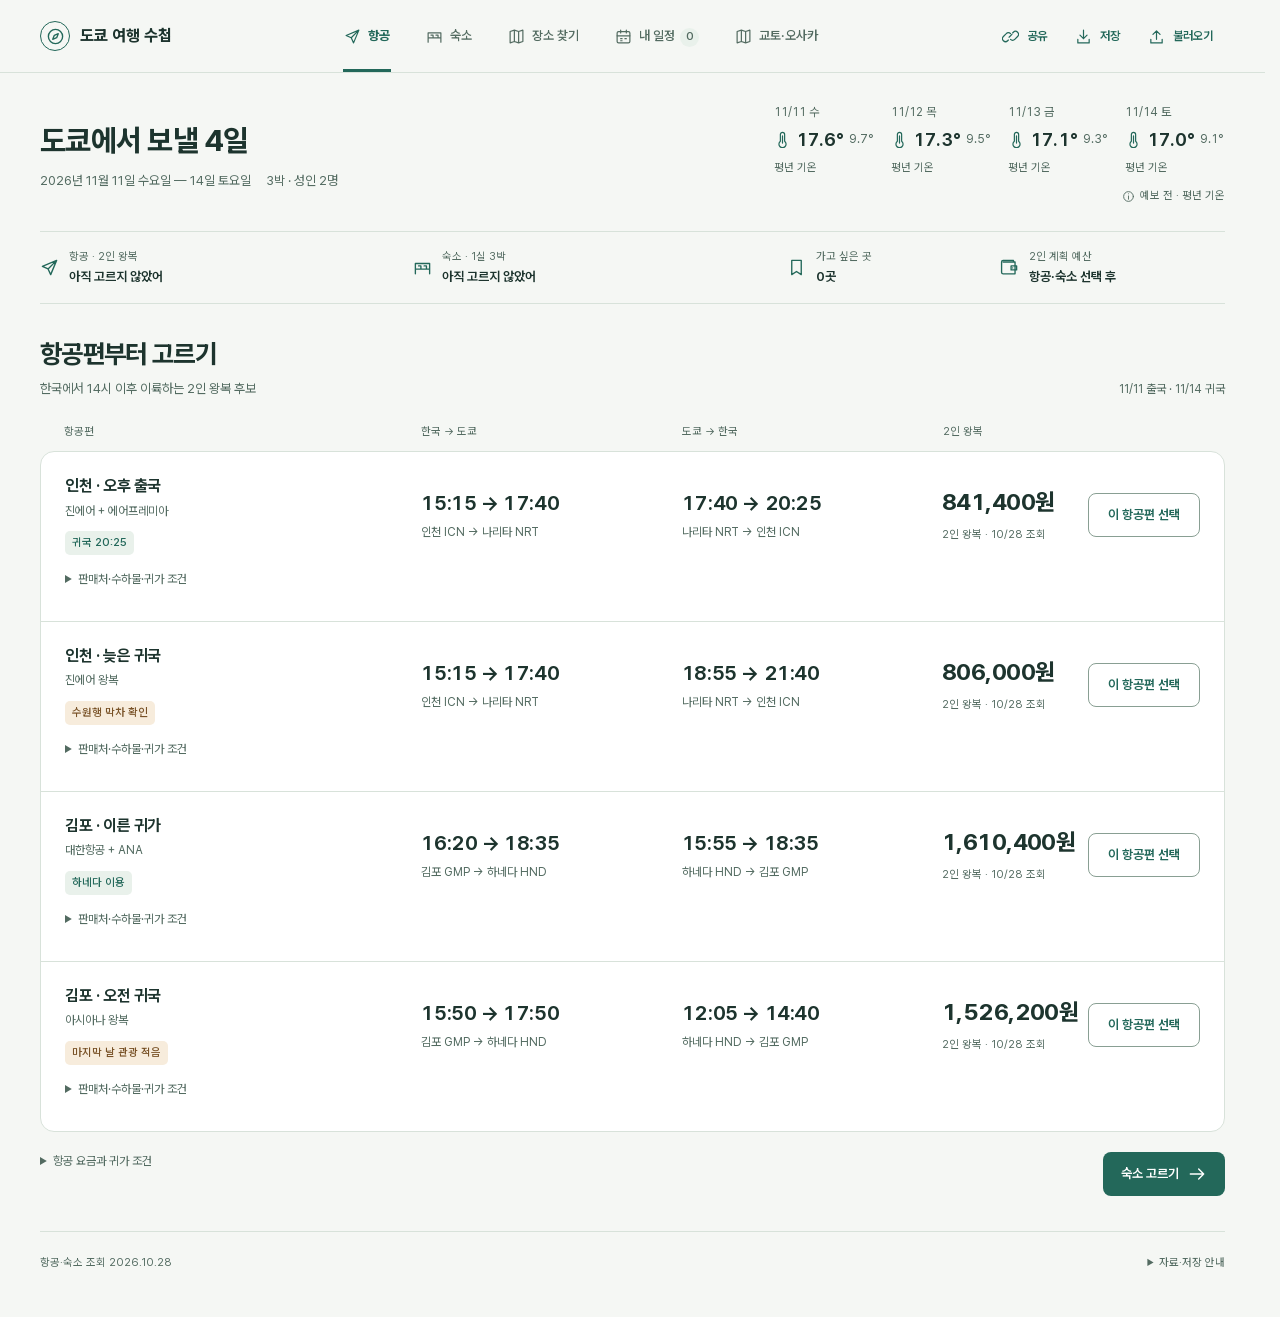
<file: index.html>
<!doctype html>
<html lang="ko">
<head>
  <meta charset="utf-8">
  <meta name="viewport" content="width=device-width,initial-scale=1">
  <meta name="theme-color" content="#205f55">
  <meta name="robots" content="noindex,nofollow">
  <meta name="description" content="도쿄 3박 4일 여행 수첩. 2인 항공과 3박 호텔을 비교하고 명소·식당·카페를 골라 나만의 시간표를 만들어요.">
  <title>도쿄 여행 수첩 · 11월 11–14일</title>
  <link rel="preload" href="assets/PretendardVariable.woff2" as="font" type="font/woff2" crossorigin>
  <link rel="stylesheet" href="assets/leaflet/leaflet.css">
  <link rel="stylesheet" href="tokyo-v6.css?v=7">
  <link rel="stylesheet" href="tokyo-map-v6.css?v=7">
  <link rel="stylesheet" href="tokyo-map-workspace-v7.css?v=7">
  <script src="assets/leaflet/leaflet.js" defer></script>
  <script src="tokyo-map-data.js?v=6" defer></script>
  <script src="tokyo-airports-v7.js?v=7" defer></script>
  <script src="tokyo-hotel-advice-v7.js?v=7" defer></script>
  <script src="tokyo-recommendations-v7.js?v=7" defer></script>
  <script src="tokyo-data-v6.js?v=6" defer></script>
  <script src="tokyo-state-v6.js?v=6" defer></script>
  <script src="tokyo-planner-v6.js?v=6" defer></script>
  <script src="tokyo-map-v6.js?v=7" defer></script>
  <script src="tokyo-app-v6.js?v=7" defer></script>
</head>
<body>
  <a class="skip-link" href="#workbench">본문으로 이동</a>
  <header class="app-header">
    <div class="shell header-inner">
      <a class="brand" href="#flights" aria-label="도쿄 여행 수첩 처음으로"><span class="brand-symbol" data-icon="compass"></span><span>도쿄 여행 수첩</span></a>
      <nav class="main-nav" aria-label="여행 계획 메뉴">
        <a href="#flights" data-nav="flights"><span data-icon="plane"></span><span>항공</span></a>
        <a href="#places" data-nav="hotels"><span data-icon="bed"></span><span>숙소</span></a>
        <a href="#map" data-nav="explore"><span data-icon="map"></span><span>장소 찾기</span></a>
        <a href="#plan" data-nav="plan"><span data-icon="calendar"></span><span>내 일정 <span class="nav-count" id="nav-count">0</span></span></a>
        <a href="kansai/" aria-label="12월 교토·오사카 여행 노트 열기"><span data-icon="map"></span><span>교토·오사카</span></a>
      </nav>
      <div class="header-actions">
        <button class="button plain compact" data-action="share" aria-label="선택한 장소와 일정 공유"><span data-icon="link"></span><span class="action-label">공유</span></button>
        <button class="button plain compact" data-action="export" aria-label="선택과 시간표 파일 저장"><span data-icon="download"></span><span class="action-label">저장</span></button>
        <button class="button plain compact" data-action="import" aria-label="저장한 선택 파일 불러오기"><span data-icon="upload"></span><span class="action-label">불러오기</span></button>
      </div>
    </div>
  </header>

  <main class="shell">
    <section class="trip-heading" aria-labelledby="trip-title">
      <div><h1 id="trip-title">도쿄에서 보낼 4일</h1><p>2026년 11월 11일 수요일 — 14일 토요일 <span>3박 · 성인 2명</span></p></div>
      <div class="weather-area" id="weather" aria-label="도쿄 여행 기간 날씨">
        <div class="weather-days" id="weather-days"></div>
        <details class="weather-info"><summary><span data-icon="info"></span><span id="weather-status">예보·평년 기온</span></summary><div><p id="weather-explanation"></p><p>겹쳐 입을 얇은 옷과 아침저녁에 걸칠 겉옷을 챙기면 좋아.</p><div class="text-links"><button class="text-button" data-action="weather">예보 새로 확인</button><a href="https://www.data.jma.go.jp/stats/etrn/view/nml_sfc_d.php?block_no=47662&amp;month=11&amp;prec_no=44" target="_blank" rel="noopener">기상청 평년값</a><a href="https://open-meteo.com/en/docs" target="_blank" rel="noopener">예보 출처</a></div></div></details>
      </div>
    </section>

    <div id="incoming-share" class="incoming-share" hidden></div>
    <details class="trip-summary" id="trip-summary" open><summary>여행 선택 현황 <span id="summary-progress"></span></summary><div class="summary-items" id="summary-items"></div></details>

    <div id="workbench" class="workbench" tabindex="-1">
      <section id="flights" class="page-panel" data-panel="flights" aria-labelledby="flight-title">
        <div class="panel-heading"><div><h2 id="flight-title" tabindex="-1">항공편부터 고르기</h2><p>한국에서 14시 이후 이륙하는 2인 왕복 후보</p></div><span class="caption">11/11 출국 · 11/14 귀국</span></div>
        <div class="flight-table-head" aria-hidden="true"><span>항공편</span><span>한국 → 도쿄</span><span>도쿄 → 한국</span><span>2인 왕복</span><span></span></div>
        <div class="flight-list" id="flight-list"></div>
        <div class="flight-bottom"><details class="source-note"><summary>항공 요금과 귀가 조건</summary><p>10/28 조회한 2인 왕복 표시가야. 판매처·수하물·카드 조건에 따라 결제액이 달라져. 김포 가격은 아래 특정 조합의 견적이야.</p><p>21:40 인천 도착 편은 입국·수하물 수령 후 수원행 막차와 겹칠 수 있어. 성수와 수원시청행 공항버스의 11월 시간표·좌석을 먼저 확인해야 해.</p><div class="text-links"><a href="https://www.airportlimousine.co.kr/sub/sub01.php" target="_blank" rel="noopener">성수 · 6013</a><a href="https://www.airportbus.or.kr/bus/schedule.php?area=gyeonggi" target="_blank" rel="noopener">수원 · 경기공항버스</a></div></details><a class="button primary next-link" href="#places">숙소 고르기 <span data-icon="arrow-right"></span></a></div>
      </section>

      <section id="places" class="page-panel" data-panel="hotels" aria-labelledby="hotel-title" hidden>
        <div class="panel-heading"><div><h2 id="hotel-title" tabindex="-1">3박을 편하게 보낼 숙소</h2><p>11/11 체크인 → 11/14 체크아웃 · 성인 2명 · 객실 1개</p></div><span class="count-label" id="hotel-count"></span></div>
        <div class="current-hotel" id="current-hotel" hidden></div>
        <div class="filter-panel">
          <div class="hotel-filters"><label class="search-field"><span>숙소 검색</span><span class="search-wrap"><span data-icon="search"></span><input type="search" id="hotel-search" placeholder="이름·동네" autocomplete="off"></span></label><label>동네<select id="hotel-area"></select></label><label>3박 합계<select id="hotel-budget"><option value="1000000">100만 원 이하</option><option value="800000">80만 원 이하</option><option value="600000">60만 원 이하</option><option value="all">전체 예산</option></select></label><label>정렬<select id="hotel-sort"><option value="recommended">먼저 볼 숙소</option><option value="price">낮은 가격순</option><option value="rating">후기 평점순</option><option value="facilities">시설 점수순</option><option value="staff">응대 점수순</option></select></label></div>
          <div class="filter-second"><label class="check-chip"><input type="checkbox" id="hotel-twin">침대 2개 이상</label><label class="check-chip"><input type="checkbox" id="hotel-clean">청결 9점 이상</label><details class="advanced-filter"><summary>조건 더 보기 <span data-icon="chevron-down"></span></summary><div><label>숙소 유형<select id="hotel-style"></select></label><label class="check-chip"><input type="checkbox" id="hotel-fees">추가요금 미확인 제외</label></div></details><button class="text-button reset-filter" data-action="reset-hotels">초기화</button></div>
        </div>
        <div class="hotel-compare" id="hotel-compare" hidden></div>
        <div class="hotel-grid" id="hotel-grid"></div>
        <div class="more-row"><button class="button secondary" id="more-hotels" data-action="more-hotels">숙소 더 보기</button></div>
        <div class="section-notes"><details class="source-note"><summary>요금·객실·후기 기준</summary><p>모든 금액은 10/28 조회한 2인 1실·3박 표시 합계야. 확인된 별도 세금은 더했고 회원가와 추가요금 미확인 조건을 따로 적었어.</p><p>평점은 Booking.com의 10점 척도이며 Google·네이버와 합산하지 않았어. 사진에는 다른 객실 유형과 공용 시설이 섞여 있어 실제 예약할 방과 대조해야 해.</p></details><details class="source-note"><summary>다른 숙박도 찾아보기</summary><div class="text-links"><a href="https://www.airbnb.co.kr/s/Tokyo--Japan/homes?checkin=2026-11-11&amp;checkout=2026-11-14&amp;adults=2&amp;room_types%5B%5D=Entire%20home%2Fapt" target="_blank" rel="noopener">에어비앤비 · 집 전체 · 2명</a><a href="https://travel.rakuten.com/kor/ko-kr/" target="_blank" rel="noopener">라쿠텐 트래블</a></div><p>청소비·서비스료를 포함한 최종 3박 합계로 비교하면 돼.</p></details></div>
      </section>

      <section id="map" class="page-panel" data-panel="explore" aria-labelledby="explore-title" hidden>
        <span id="explore" class="anchor-target"></span>
        <div class="panel-heading"><div><h2 id="explore-title" tabindex="-1">가고 싶은 도쿄를 담아두기</h2><p id="catalog-count"></p></div><div class="segmented" aria-label="장소 보기 방식"><button data-action="surface" data-value="gallery" aria-pressed="false"><span data-icon="grid"></span>사진</button><button data-action="surface" data-value="map" aria-pressed="true"><span data-icon="map"></span>지도</button></div></div>
        <div class="explore-filters filter-panel">
          <div class="catalog-kinds" id="catalog-kinds" aria-label="장소 종류"></div>
          <details id="catalog-filter-details" class="catalog-filter-details" open>
            <summary>검색·동네·메뉴 <span id="catalog-filter-count">조건 없음</span></summary>
            <div class="catalog-fields"><label class="search-field"><span>장소 검색</span><span class="search-wrap"><span data-icon="search"></span><input type="search" id="place-search" placeholder="숙소·장소·음식·동네" autocomplete="off"></span></label><label>동네<select id="place-area"></select></label><label>종류·메뉴<select id="place-menu"></select></label><label>실내·실외<select id="place-setting"><option value="all">모두</option><option value="indoor">실내</option><option value="outdoor">산책·실외</option></select></label></div>
            <div class="filter-second"><label class="check-chip"><input type="checkbox" id="place-recommended">취향 추천</label><label class="check-chip"><input type="checkbox" id="place-selected">담은 곳만</label><details class="advanced-filter"><summary>더 고르기 <span data-icon="chevron-down"></span></summary><div><label>사진<select id="place-photo"><option value="all">모두</option><option value="any">사진 있는 곳</option><option value="editorial">취재·여행자 사진</option></select></label><label class="check-chip"><input type="checkbox" id="map-hotels" checked>숙소 후보 표시</label></div></details><button class="text-button reset-filter" data-action="reset-places">초기화</button></div>
          </details>
        </div>
        <div class="explore-result-bar"><span id="place-count" role="status" aria-live="polite" aria-atomic="true"></span><button class="text-button" data-action="show-collection">담은 곳 <span id="library-picked">0</span> <span data-icon="arrow-right"></span></button></div>
        <div id="gallery-surface"><details class="food-guide"><summary>도쿄에서 먹어볼 음식</summary><div class="food-guide-grid" id="food-guide"></div></details><div class="place-grid" id="place-grid"></div><div class="more-row"><button class="button secondary" id="more-places" data-action="more-places">장소 더 보기</button></div></div>
        <div id="map-surface">
          <div class="map-hotel-filter" id="map-hotel-filter"><label>숙소 3박 합계<select id="map-hotel-budget"><option value="1000000">100만 원 이하</option><option value="800000">80만 원 이하</option><option value="600000">60만 원 이하</option><option value="all">전체 예산</option></select></label><span>성인 2명 · 객실 1개 · 11/11~14</span></div>
          <div class="map-mode-bar"><div class="segmented small" aria-label="지도 후보 범위"><button data-action="map-scope" data-value="all" aria-pressed="true">모든 후보</button><button data-action="map-scope" data-value="selected" aria-pressed="false">담은 곳</button><button data-action="map-scope" data-value="route" aria-pressed="false">날짜별 동선</button></div><div class="map-camera-actions"><button class="button secondary compact" data-action="map-airports"><span data-icon="plane"></span>공항·숙소</button><button class="button secondary compact" data-action="map-fit"><span data-icon="expand"></span>도쿄 시내</button></div></div>
          <div class="route-controls" id="route-controls" hidden><label>방문일<select id="route-day"></select></label><a href="#plan" class="text-button">시간표로 돌아가기 <span data-icon="arrow-right"></span></a><p id="route-status"></p></div>
          <div class="mobile-map-switch segmented" aria-label="모바일 지도 화면"><button data-action="map-mobile" data-value="map" aria-pressed="true">지도</button><button data-action="map-mobile" data-value="list" aria-pressed="false">목록</button></div>
          <div class="map-workspace" id="map-workspace" data-mobile="map">
            <aside class="map-results" aria-label="지도와 같은 후보 목록"><div class="map-area-copy" id="map-area-copy"></div><div id="map-results-list"></div><button class="button secondary" data-action="more-map" id="more-map">후보 더 보기</button></aside>
            <div class="map-stage"><div id="map-contextbar" class="map-contextbar" aria-label="공항과 숙소 바로 보기"></div><div id="tokyo-map-canvas"></div><div id="map-peek" class="map-peek" hidden></div><div class="map-key"><span><i class="key-dot airport"></i>공항</span><span><i class="key-dot hotel"></i>숙소</span><span><i class="key-dot food"></i>식당</span><span><i class="key-dot cafe"></i>카페</span><span><i class="key-dot spot"></i>명소</span><span id="map-base"></span></div></div>
          </div>
          <details class="source-note map-source-note"><summary>위치와 동선 표시 기준</summary><p>시설 좌표를 확인한 곳은 핀으로 표시해. 좌표 미확인 후보는 목록에 ‘동네 기준’으로 적었어. 선은 방문 순서이며 실제 도로·철도 경로는 시간표의 길찾기에서 볼 수 있어.</p></details>
        </div>
        <div class="collection-callout" id="collection-callout"><div><strong id="collection-callout-title">가고 싶은 곳을 담으면 내 일정에 모여.</strong><p id="collection-callout-copy"></p></div><button class="button primary" data-action="show-collection">내 일정으로 <span data-icon="arrow-right"></span></button></div>
        <details class="source-note"><summary>장소와 추천을 고른 기준</summary><p>‘취향 추천’은 건축·정원·예쁜 공간·식사 취향에 맞춘 후보야. 일본어 매장 안내와 취재·관광 자료를 참고했으며 현지 방문자 수로 집계한 순위는 아니야.</p><p>확인한 별점은 원 출처와 척도를 표시해. 숫자가 없는 곳의 평점을 임의로 만들지 않았어. 음식 예산은 메뉴 기준 또는 계획용 추정이며 현재 가격과 다를 수 있어.</p></details>
      </section>

      <section id="plan" class="page-panel" data-panel="plan" aria-labelledby="plan-title" hidden>
        <span id="basket" class="anchor-target"></span>
        <div class="panel-heading"><div><h2 id="plan-title" tabindex="-1">우리의 4일 시간표</h2><p id="plan-summary">담은 장소의 위치와 영업시간을 맞춰볼게.</p></div><button class="button primary" data-action="build-plan" id="build-plan"><span data-icon="calendar"></span>일정 만들기</button></div>
        <div id="plan-error" class="inline-error" role="alert" hidden></div>
        <div class="plan-workspace">
          <aside class="plan-collection"><details id="collection-details" open><summary><span>담은 곳 <strong id="basket-count">0</strong></span><span data-icon="chevron-down"></span></summary><div class="collection-settings"><label>일정 취향<select id="plan-weather"><option value="balanced">산책·실내 골고루</option><option value="indoor">실내를 먼저 배치</option></select></label><div class="text-links"><a href="#explore">장소 더 담기</a><button class="text-button" data-action="clear-collection" id="clear-collection">담은 곳 비우기</button></div></div><div id="basket-list"></div></details></aside>
          <div class="plan-main"><div id="stale-plan" class="stale-notice" hidden></div><nav id="day-tabs" class="day-tabs" aria-label="날짜별 시간표"></nav><div id="plan-content"></div><div id="unplaced-content"></div><div class="plan-actions"><button class="button secondary" data-action="route-map"><span data-icon="map"></span>이날 동선 지도</button><button class="button secondary" data-action="copy-plan"><span data-icon="copy"></span>시간표 복사</button><button class="button secondary" data-action="print"><span data-icon="print"></span>인쇄 · PDF</button></div></div>
        </div>
        <section class="budget-section" aria-labelledby="budget-title"><div class="panel-heading"><div><h3 id="budget-title">2인 여행 예산</h3><p>항공·숙소는 표시가, 나머지는 직접 조절하는 계획 예산이야.</p></div><strong class="budget-grand" id="budget-grand"></strong></div><div class="budget-breakdown" id="budget-breakdown"></div><details class="budget-adjust"><summary>식비·교통·관람 예산 조절</summary><div class="budget-inputs"><label>하루 식비 · 1인<input type="number" id="food-budget" min="0" max="1000000" step="5000" inputmode="numeric"></label><label>전체 교통비 · 1인<input type="number" id="travel-budget" min="0" max="1000000" step="5000" inputmode="numeric"></label><label>전체 관람비 · 1인<input type="number" id="ticket-budget" min="0" max="1000000" step="5000" inputmode="numeric"></label><label>기타 비용 · 2인<input type="number" id="extra-budget" min="0" max="1000000" step="5000" inputmode="numeric"></label></div><p>단위는 원. 식비는 4일 × 2명으로 계산해. 쇼핑과 보험·통신은 기타 비용에 넣어줘.</p></details><p class="caption" id="budget-caveat"></p></section>
      </section>
    </div>
    <section class="print-only" id="print-content"></section>
    <footer class="app-footer"><span>항공·숙소 조회 2026.10.28</span><details id="sources"><summary>자료·저장 안내</summary><p>선택과 일정은 이 브라우저에 저장돼. 파일 저장·불러오기로 옮길 수 있고 공유 링크에는 고른 항공·숙소·장소와 예산이 들어가.</p><p>사진은 각 갤러리에서 출처를 확인할 수 있어. 예보와 외부 사진은 인터넷 연결이 필요해. 지도 © OpenStreetMap contributors · Leaflet. 글꼴 Pretendard.</p></details></footer>
  </main>

  <dialog class="detail-dialog" id="detail-dialog" aria-labelledby="detail-title"><div class="detail-top"><span id="detail-kind"></span><button class="button plain compact" data-action="close-detail"><span data-icon="close"></span>닫기</button></div><div id="detail-content"></div><div id="detail-footer" class="detail-footer"></div></dialog>
  <dialog class="photo-dialog" id="photo-dialog" aria-labelledby="photo-title"><div class="photo-dialog-header"><h2 id="photo-title"></h2><button class="button plain compact" data-action="close-photo"><span data-icon="close"></span>닫기</button></div><div class="photo-stage"><p id="photo-error" hidden>사진을 불러오지 못했어. 아래 출처에서 확인할 수 있어.</p></div><div id="photo-thumbs" class="photo-thumbs"></div><div class="photo-dialog-footer"><div id="photo-caption"></div><div class="photo-navigation"><button class="button secondary compact" data-action="photo-prev" aria-label="이전 사진"><span data-icon="chevron-left"></span></button><span id="photo-count"></span><button class="button secondary compact" data-action="photo-next" aria-label="다음 사진"><span data-icon="chevron-right"></span></button></div></div></dialog>
  <dialog class="share-dialog" id="share-dialog" aria-labelledby="share-title"><div class="dialog-heading"><h2 id="share-title">같이 고르기</h2><button class="button plain compact" data-action="close-share"><span data-icon="close"></span>닫기</button></div><p>고른 항공·숙소·장소와 예산을 링크로 보낼 수 있어.</p><label>공유 링크<textarea id="share-url" rows="3" readonly></textarea></label><button class="button primary" data-action="copy-share">링크 복사 <span data-icon="copy"></span></button><p class="caption">상대가 바꾼 선택은 각자 브라우저에 저장돼.</p></dialog>
  <input type="file" id="selection-file" accept="application/json,.json" hidden>
  <div class="toast" id="toast" role="status" aria-live="polite" aria-atomic="true" hidden><span id="toast-text"></span><button data-action="undo" id="toast-undo" hidden>되돌리기</button><button data-action="dismiss-toast" class="toast-close" aria-label="알림 닫기"><span data-icon="close"></span></button></div>
  <noscript><div class="noscript-note">장소 선택과 지도를 사용하려면 브라우저에서 JavaScript를 켜줘.</div></noscript>
</body>
</html>
</file>
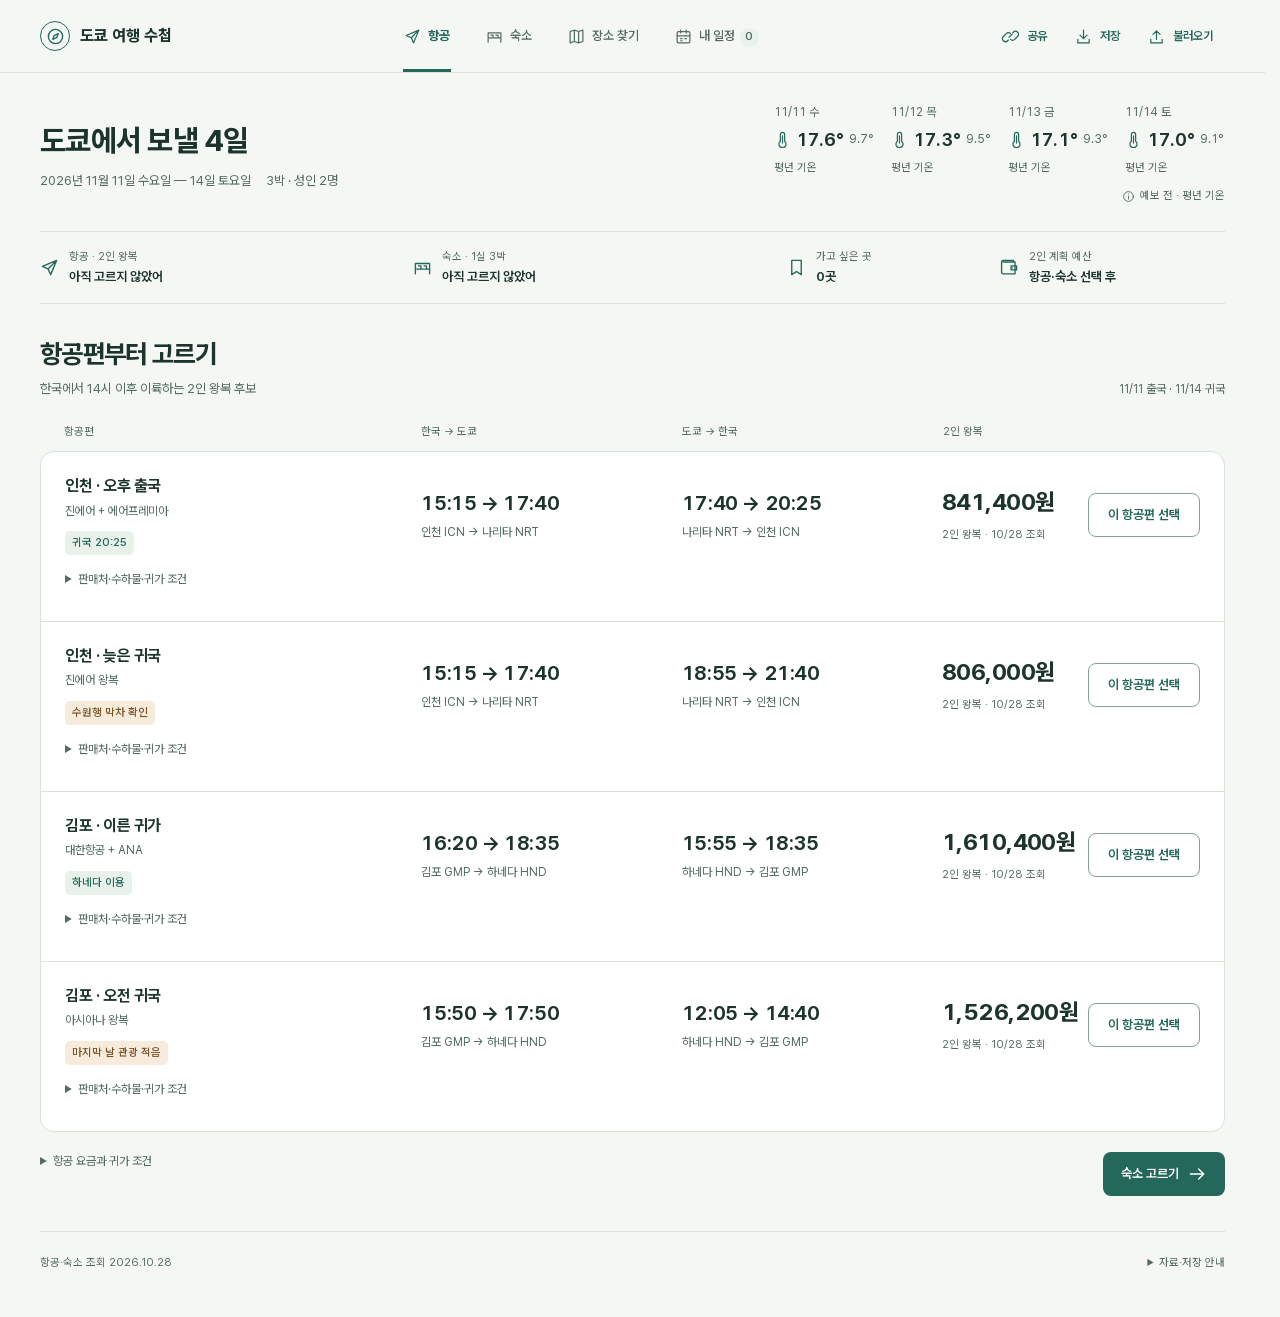
<file: tokyo-choices.html>
<!doctype html>
<html lang="ko">
<head>
  <meta charset="utf-8">
  <meta name="viewport" content="width=device-width,initial-scale=1">
  <meta name="theme-color" content="#205f55">
  <meta name="robots" content="noindex,nofollow">
  <meta name="description" content="도쿄 3박 4일 여행 수첩. 2인 항공과 3박 호텔을 비교하고 명소·식당·카페를 골라 나만의 시간표를 만들어요.">
  <title>도쿄 여행 수첩 · 11월 11–14일</title>
  <link rel="preload" href="assets/PretendardVariable.woff2" as="font" type="font/woff2" crossorigin>
  <link rel="stylesheet" href="assets/leaflet/leaflet.css">
  <link rel="stylesheet" href="tokyo-v6.css?v=7">
  <link rel="stylesheet" href="tokyo-map-v6.css?v=7">
  <link rel="stylesheet" href="tokyo-map-workspace-v7.css?v=7">
  <script src="assets/leaflet/leaflet.js" defer></script>
  <script src="tokyo-map-data.js?v=6" defer></script>
  <script src="tokyo-airports-v7.js?v=7" defer></script>
  <script src="tokyo-hotel-advice-v7.js?v=7" defer></script>
  <script src="tokyo-recommendations-v7.js?v=7" defer></script>
  <script src="tokyo-data-v6.js?v=6" defer></script>
  <script src="tokyo-state-v6.js?v=6" defer></script>
  <script src="tokyo-planner-v6.js?v=6" defer></script>
  <script src="tokyo-map-v6.js?v=7" defer></script>
  <script src="tokyo-app-v6.js?v=7" defer></script>
</head>
<body>
  <a class="skip-link" href="#workbench">본문으로 이동</a>
  <header class="app-header">
    <div class="shell header-inner">
      <a class="brand" href="#flights" aria-label="도쿄 여행 수첩 처음으로"><span class="brand-symbol" data-icon="compass"></span><span>도쿄 여행 수첩</span></a>
      <nav class="main-nav" aria-label="여행 계획 메뉴">
        <a href="#flights" data-nav="flights"><span data-icon="plane"></span><span>항공</span></a>
        <a href="#places" data-nav="hotels"><span data-icon="bed"></span><span>숙소</span></a>
        <a href="#map" data-nav="explore"><span data-icon="map"></span><span>장소 찾기</span></a>
        <a href="#plan" data-nav="plan"><span data-icon="calendar"></span><span>내 일정 <span class="nav-count" id="nav-count">0</span></span></a>
      </nav>
      <div class="header-actions">
        <button class="button plain compact" data-action="share" aria-label="선택한 장소와 일정 공유"><span data-icon="link"></span><span class="action-label">공유</span></button>
        <button class="button plain compact" data-action="export" aria-label="선택과 시간표 파일 저장"><span data-icon="download"></span><span class="action-label">저장</span></button>
        <button class="button plain compact" data-action="import" aria-label="저장한 선택 파일 불러오기"><span data-icon="upload"></span><span class="action-label">불러오기</span></button>
      </div>
    </div>
  </header>

  <main class="shell">
    <section class="trip-heading" aria-labelledby="trip-title">
      <div><h1 id="trip-title">도쿄에서 보낼 4일</h1><p>2026년 11월 11일 수요일 — 14일 토요일 <span>3박 · 성인 2명</span></p></div>
      <div class="weather-area" id="weather" aria-label="도쿄 여행 기간 날씨">
        <div class="weather-days" id="weather-days"></div>
        <details class="weather-info"><summary><span data-icon="info"></span><span id="weather-status">예보·평년 기온</span></summary><div><p id="weather-explanation"></p><p>겹쳐 입을 얇은 옷과 아침저녁에 걸칠 겉옷을 챙기면 좋아.</p><div class="text-links"><button class="text-button" data-action="weather">예보 새로 확인</button><a href="https://www.data.jma.go.jp/stats/etrn/view/nml_sfc_d.php?block_no=47662&amp;month=11&amp;prec_no=44" target="_blank" rel="noopener">기상청 평년값</a><a href="https://open-meteo.com/en/docs" target="_blank" rel="noopener">예보 출처</a></div></div></details>
      </div>
    </section>

    <div id="incoming-share" class="incoming-share" hidden></div>
    <details class="trip-summary" id="trip-summary" open><summary>여행 선택 현황 <span id="summary-progress"></span></summary><div class="summary-items" id="summary-items"></div></details>

    <div id="workbench" class="workbench" tabindex="-1">
      <section id="flights" class="page-panel" data-panel="flights" aria-labelledby="flight-title">
        <div class="panel-heading"><div><h2 id="flight-title" tabindex="-1">항공편부터 고르기</h2><p>한국에서 14시 이후 이륙하는 2인 왕복 후보</p></div><span class="caption">11/11 출국 · 11/14 귀국</span></div>
        <div class="flight-table-head" aria-hidden="true"><span>항공편</span><span>한국 → 도쿄</span><span>도쿄 → 한국</span><span>2인 왕복</span><span></span></div>
        <div class="flight-list" id="flight-list"></div>
        <div class="flight-bottom"><details class="source-note"><summary>항공 요금과 귀가 조건</summary><p>10/28 조회한 2인 왕복 표시가야. 판매처·수하물·카드 조건에 따라 결제액이 달라져. 김포 가격은 아래 특정 조합의 견적이야.</p><p>21:40 인천 도착 편은 입국·수하물 수령 후 수원행 막차와 겹칠 수 있어. 성수와 수원시청행 공항버스의 11월 시간표·좌석을 먼저 확인해야 해.</p><div class="text-links"><a href="https://www.airportlimousine.co.kr/sub/sub01.php" target="_blank" rel="noopener">성수 · 6013</a><a href="https://www.airportbus.or.kr/bus/schedule.php?area=gyeonggi" target="_blank" rel="noopener">수원 · 경기공항버스</a></div></details><a class="button primary next-link" href="#places">숙소 고르기 <span data-icon="arrow-right"></span></a></div>
      </section>

      <section id="places" class="page-panel" data-panel="hotels" aria-labelledby="hotel-title" hidden>
        <div class="panel-heading"><div><h2 id="hotel-title" tabindex="-1">3박을 편하게 보낼 숙소</h2><p>11/11 체크인 → 11/14 체크아웃 · 성인 2명 · 객실 1개</p></div><span class="count-label" id="hotel-count"></span></div>
        <div class="current-hotel" id="current-hotel" hidden></div>
        <div class="filter-panel">
          <div class="hotel-filters"><label class="search-field"><span>숙소 검색</span><span class="search-wrap"><span data-icon="search"></span><input type="search" id="hotel-search" placeholder="이름·동네" autocomplete="off"></span></label><label>동네<select id="hotel-area"></select></label><label>3박 합계<select id="hotel-budget"><option value="1000000">100만 원 이하</option><option value="800000">80만 원 이하</option><option value="600000">60만 원 이하</option><option value="all">전체 예산</option></select></label><label>정렬<select id="hotel-sort"><option value="recommended">먼저 볼 숙소</option><option value="price">낮은 가격순</option><option value="rating">후기 평점순</option><option value="facilities">시설 점수순</option><option value="staff">응대 점수순</option></select></label></div>
          <div class="filter-second"><label class="check-chip"><input type="checkbox" id="hotel-twin">침대 2개 이상</label><label class="check-chip"><input type="checkbox" id="hotel-clean">청결 9점 이상</label><details class="advanced-filter"><summary>조건 더 보기 <span data-icon="chevron-down"></span></summary><div><label>숙소 유형<select id="hotel-style"></select></label><label class="check-chip"><input type="checkbox" id="hotel-fees">추가요금 미확인 제외</label></div></details><button class="text-button reset-filter" data-action="reset-hotels">초기화</button></div>
        </div>
        <div class="hotel-compare" id="hotel-compare" hidden></div>
        <div class="hotel-grid" id="hotel-grid"></div>
        <div class="more-row"><button class="button secondary" id="more-hotels" data-action="more-hotels">숙소 더 보기</button></div>
        <div class="section-notes"><details class="source-note"><summary>요금·객실·후기 기준</summary><p>모든 금액은 10/28 조회한 2인 1실·3박 표시 합계야. 확인된 별도 세금은 더했고 회원가와 추가요금 미확인 조건을 따로 적었어.</p><p>평점은 Booking.com의 10점 척도이며 Google·네이버와 합산하지 않았어. 사진에는 다른 객실 유형과 공용 시설이 섞여 있어 실제 예약할 방과 대조해야 해.</p></details><details class="source-note"><summary>다른 숙박도 찾아보기</summary><div class="text-links"><a href="https://www.airbnb.co.kr/s/Tokyo--Japan/homes?checkin=2026-11-11&amp;checkout=2026-11-14&amp;adults=2&amp;room_types%5B%5D=Entire%20home%2Fapt" target="_blank" rel="noopener">에어비앤비 · 집 전체 · 2명</a><a href="https://travel.rakuten.com/kor/ko-kr/" target="_blank" rel="noopener">라쿠텐 트래블</a></div><p>청소비·서비스료를 포함한 최종 3박 합계로 비교하면 돼.</p></details></div>
      </section>

      <section id="map" class="page-panel" data-panel="explore" aria-labelledby="explore-title" hidden>
        <span id="explore" class="anchor-target"></span>
        <div class="panel-heading"><div><h2 id="explore-title" tabindex="-1">가고 싶은 도쿄를 담아두기</h2><p id="catalog-count"></p></div><div class="segmented" aria-label="장소 보기 방식"><button data-action="surface" data-value="gallery" aria-pressed="false"><span data-icon="grid"></span>사진</button><button data-action="surface" data-value="map" aria-pressed="true"><span data-icon="map"></span>지도</button></div></div>
        <div class="explore-filters filter-panel">
          <div class="catalog-kinds" id="catalog-kinds" aria-label="장소 종류"></div>
          <details id="catalog-filter-details" class="catalog-filter-details" open>
            <summary>검색·동네·메뉴 <span id="catalog-filter-count">조건 없음</span></summary>
            <div class="catalog-fields"><label class="search-field"><span>장소 검색</span><span class="search-wrap"><span data-icon="search"></span><input type="search" id="place-search" placeholder="숙소·장소·음식·동네" autocomplete="off"></span></label><label>동네<select id="place-area"></select></label><label>종류·메뉴<select id="place-menu"></select></label><label>실내·실외<select id="place-setting"><option value="all">모두</option><option value="indoor">실내</option><option value="outdoor">산책·실외</option></select></label></div>
            <div class="filter-second"><label class="check-chip"><input type="checkbox" id="place-recommended">취향 추천</label><label class="check-chip"><input type="checkbox" id="place-selected">담은 곳만</label><details class="advanced-filter"><summary>더 고르기 <span data-icon="chevron-down"></span></summary><div><label>사진<select id="place-photo"><option value="all">모두</option><option value="any">사진 있는 곳</option><option value="editorial">취재·여행자 사진</option></select></label><label class="check-chip"><input type="checkbox" id="map-hotels" checked>숙소 후보 표시</label></div></details><button class="text-button reset-filter" data-action="reset-places">초기화</button></div>
          </details>
        </div>
        <div class="explore-result-bar"><span id="place-count" role="status" aria-live="polite" aria-atomic="true"></span><button class="text-button" data-action="show-collection">담은 곳 <span id="library-picked">0</span> <span data-icon="arrow-right"></span></button></div>
        <div id="gallery-surface"><details class="food-guide"><summary>도쿄에서 먹어볼 음식</summary><div class="food-guide-grid" id="food-guide"></div></details><div class="place-grid" id="place-grid"></div><div class="more-row"><button class="button secondary" id="more-places" data-action="more-places">장소 더 보기</button></div></div>
        <div id="map-surface">
          <div class="map-hotel-filter" id="map-hotel-filter"><label>숙소 3박 합계<select id="map-hotel-budget"><option value="1000000">100만 원 이하</option><option value="800000">80만 원 이하</option><option value="600000">60만 원 이하</option><option value="all">전체 예산</option></select></label><span>성인 2명 · 객실 1개 · 11/11~14</span></div>
          <div class="map-mode-bar"><div class="segmented small" aria-label="지도 후보 범위"><button data-action="map-scope" data-value="all" aria-pressed="true">모든 후보</button><button data-action="map-scope" data-value="selected" aria-pressed="false">담은 곳</button><button data-action="map-scope" data-value="route" aria-pressed="false">날짜별 동선</button></div><div class="map-camera-actions"><button class="button secondary compact" data-action="map-airports"><span data-icon="plane"></span>공항·숙소</button><button class="button secondary compact" data-action="map-fit"><span data-icon="expand"></span>도쿄 시내</button></div></div>
          <div class="route-controls" id="route-controls" hidden><label>방문일<select id="route-day"></select></label><a href="#plan" class="text-button">시간표로 돌아가기 <span data-icon="arrow-right"></span></a><p id="route-status"></p></div>
          <div class="mobile-map-switch segmented" aria-label="모바일 지도 화면"><button data-action="map-mobile" data-value="map" aria-pressed="true">지도</button><button data-action="map-mobile" data-value="list" aria-pressed="false">목록</button></div>
          <div class="map-workspace" id="map-workspace" data-mobile="map">
            <aside class="map-results" aria-label="지도와 같은 후보 목록"><div class="map-area-copy" id="map-area-copy"></div><div id="map-results-list"></div><button class="button secondary" data-action="more-map" id="more-map">후보 더 보기</button></aside>
            <div class="map-stage"><div id="map-contextbar" class="map-contextbar" aria-label="공항과 숙소 바로 보기"></div><div id="tokyo-map-canvas"></div><div id="map-peek" class="map-peek" hidden></div><div class="map-key"><span><i class="key-dot airport"></i>공항</span><span><i class="key-dot hotel"></i>숙소</span><span><i class="key-dot food"></i>식당</span><span><i class="key-dot cafe"></i>카페</span><span><i class="key-dot spot"></i>명소</span><span id="map-base"></span></div></div>
          </div>
          <details class="source-note map-source-note"><summary>위치와 동선 표시 기준</summary><p>시설 좌표를 확인한 곳은 핀으로 표시해. 좌표 미확인 후보는 목록에 ‘동네 기준’으로 적었어. 선은 방문 순서이며 실제 도로·철도 경로는 시간표의 길찾기에서 볼 수 있어.</p></details>
        </div>
        <div class="collection-callout" id="collection-callout"><div><strong id="collection-callout-title">가고 싶은 곳을 담으면 내 일정에 모여.</strong><p id="collection-callout-copy"></p></div><button class="button primary" data-action="show-collection">내 일정으로 <span data-icon="arrow-right"></span></button></div>
        <details class="source-note"><summary>장소와 추천을 고른 기준</summary><p>‘취향 추천’은 건축·정원·예쁜 공간·식사 취향에 맞춘 후보야. 일본어 매장 안내와 취재·관광 자료를 참고했으며 현지 방문자 수로 집계한 순위는 아니야.</p><p>확인한 별점은 원 출처와 척도를 표시해. 숫자가 없는 곳의 평점을 임의로 만들지 않았어. 음식 예산은 메뉴 기준 또는 계획용 추정이며 현재 가격과 다를 수 있어.</p></details>
      </section>

      <section id="plan" class="page-panel" data-panel="plan" aria-labelledby="plan-title" hidden>
        <span id="basket" class="anchor-target"></span>
        <div class="panel-heading"><div><h2 id="plan-title" tabindex="-1">우리의 4일 시간표</h2><p id="plan-summary">담은 장소의 위치와 영업시간을 맞춰볼게.</p></div><button class="button primary" data-action="build-plan" id="build-plan"><span data-icon="calendar"></span>일정 만들기</button></div>
        <div id="plan-error" class="inline-error" role="alert" hidden></div>
        <div class="plan-workspace">
          <aside class="plan-collection"><details id="collection-details" open><summary><span>담은 곳 <strong id="basket-count">0</strong></span><span data-icon="chevron-down"></span></summary><div class="collection-settings"><label>일정 취향<select id="plan-weather"><option value="balanced">산책·실내 골고루</option><option value="indoor">실내를 먼저 배치</option></select></label><div class="text-links"><a href="#explore">장소 더 담기</a><button class="text-button" data-action="clear-collection" id="clear-collection">담은 곳 비우기</button></div></div><div id="basket-list"></div></details></aside>
          <div class="plan-main"><div id="stale-plan" class="stale-notice" hidden></div><nav id="day-tabs" class="day-tabs" aria-label="날짜별 시간표"></nav><div id="plan-content"></div><div id="unplaced-content"></div><div class="plan-actions"><button class="button secondary" data-action="route-map"><span data-icon="map"></span>이날 동선 지도</button><button class="button secondary" data-action="copy-plan"><span data-icon="copy"></span>시간표 복사</button><button class="button secondary" data-action="print"><span data-icon="print"></span>인쇄 · PDF</button></div></div>
        </div>
        <section class="budget-section" aria-labelledby="budget-title"><div class="panel-heading"><div><h3 id="budget-title">2인 여행 예산</h3><p>항공·숙소는 표시가, 나머지는 직접 조절하는 계획 예산이야.</p></div><strong class="budget-grand" id="budget-grand"></strong></div><div class="budget-breakdown" id="budget-breakdown"></div><details class="budget-adjust"><summary>식비·교통·관람 예산 조절</summary><div class="budget-inputs"><label>하루 식비 · 1인<input type="number" id="food-budget" min="0" max="1000000" step="5000" inputmode="numeric"></label><label>전체 교통비 · 1인<input type="number" id="travel-budget" min="0" max="1000000" step="5000" inputmode="numeric"></label><label>전체 관람비 · 1인<input type="number" id="ticket-budget" min="0" max="1000000" step="5000" inputmode="numeric"></label><label>기타 비용 · 2인<input type="number" id="extra-budget" min="0" max="1000000" step="5000" inputmode="numeric"></label></div><p>단위는 원. 식비는 4일 × 2명으로 계산해. 쇼핑과 보험·통신은 기타 비용에 넣어줘.</p></details><p class="caption" id="budget-caveat"></p></section>
      </section>
    </div>
    <section class="print-only" id="print-content"></section>
    <footer class="app-footer"><span>항공·숙소 조회 2026.10.28</span><details id="sources"><summary>자료·저장 안내</summary><p>선택과 일정은 이 브라우저에 저장돼. 파일 저장·불러오기로 옮길 수 있고 공유 링크에는 고른 항공·숙소·장소와 예산이 들어가.</p><p>사진은 각 갤러리에서 출처를 확인할 수 있어. 예보와 외부 사진은 인터넷 연결이 필요해. 지도 © OpenStreetMap contributors · Leaflet. 글꼴 Pretendard.</p></details></footer>
  </main>

  <dialog class="detail-dialog" id="detail-dialog" aria-labelledby="detail-title"><div class="detail-top"><span id="detail-kind"></span><button class="button plain compact" data-action="close-detail"><span data-icon="close"></span>닫기</button></div><div id="detail-content"></div><div id="detail-footer" class="detail-footer"></div></dialog>
  <dialog class="photo-dialog" id="photo-dialog" aria-labelledby="photo-title"><div class="photo-dialog-header"><h2 id="photo-title"></h2><button class="button plain compact" data-action="close-photo"><span data-icon="close"></span>닫기</button></div><div class="photo-stage"><p id="photo-error" hidden>사진을 불러오지 못했어. 아래 출처에서 확인할 수 있어.</p></div><div id="photo-thumbs" class="photo-thumbs"></div><div class="photo-dialog-footer"><div id="photo-caption"></div><div class="photo-navigation"><button class="button secondary compact" data-action="photo-prev" aria-label="이전 사진"><span data-icon="chevron-left"></span></button><span id="photo-count"></span><button class="button secondary compact" data-action="photo-next" aria-label="다음 사진"><span data-icon="chevron-right"></span></button></div></div></dialog>
  <dialog class="share-dialog" id="share-dialog" aria-labelledby="share-title"><div class="dialog-heading"><h2 id="share-title">같이 고르기</h2><button class="button plain compact" data-action="close-share"><span data-icon="close"></span>닫기</button></div><p>고른 항공·숙소·장소와 예산을 링크로 보낼 수 있어.</p><label>공유 링크<textarea id="share-url" rows="3" readonly></textarea></label><button class="button primary" data-action="copy-share">링크 복사 <span data-icon="copy"></span></button><p class="caption">상대가 바꾼 선택은 각자 브라우저에 저장돼.</p></dialog>
  <input type="file" id="selection-file" accept="application/json,.json" hidden>
  <div class="toast" id="toast" role="status" aria-live="polite" aria-atomic="true" hidden><span id="toast-text"></span><button data-action="undo" id="toast-undo" hidden>되돌리기</button><button data-action="dismiss-toast" class="toast-close" aria-label="알림 닫기"><span data-icon="close"></span></button></div>
  <noscript><div class="noscript-note">장소 선택과 지도를 사용하려면 브라우저에서 JavaScript를 켜줘.</div></noscript>
</body>
</html>
</file>
<file: assets/leaflet/leaflet.css>
/* required styles */

.leaflet-pane,
.leaflet-tile,
.leaflet-marker-icon,
.leaflet-marker-shadow,
.leaflet-tile-container,
.leaflet-pane > svg,
.leaflet-pane > canvas,
.leaflet-zoom-box,
.leaflet-image-layer,
.leaflet-layer {
	position: absolute;
	left: 0;
	top: 0;
	}
.leaflet-container {
	overflow: hidden;
	}
.leaflet-tile,
.leaflet-marker-icon,
.leaflet-marker-shadow {
	-webkit-user-select: none;
	   -moz-user-select: none;
	        user-select: none;
	  -webkit-user-drag: none;
	}
/* Prevents IE11 from highlighting tiles in blue */
.leaflet-tile::selection {
	background: transparent;
}
/* Safari renders non-retina tile on retina better with this, but Chrome is worse */
.leaflet-safari .leaflet-tile {
	image-rendering: -webkit-optimize-contrast;
	}
/* hack that prevents hw layers "stretching" when loading new tiles */
.leaflet-safari .leaflet-tile-container {
	width: 1600px;
	height: 1600px;
	-webkit-transform-origin: 0 0;
	}
.leaflet-marker-icon,
.leaflet-marker-shadow {
	display: block;
	}
/* .leaflet-container svg: reset svg max-width decleration shipped in Joomla! (joomla.org) 3.x */
/* .leaflet-container img: map is broken in FF if you have max-width: 100% on tiles */
.leaflet-container .leaflet-overlay-pane svg {
	max-width: none !important;
	max-height: none !important;
	}
.leaflet-container .leaflet-marker-pane img,
.leaflet-container .leaflet-shadow-pane img,
.leaflet-container .leaflet-tile-pane img,
.leaflet-container img.leaflet-image-layer,
.leaflet-container .leaflet-tile {
	max-width: none !important;
	max-height: none !important;
	width: auto;
	padding: 0;
	}

.leaflet-container img.leaflet-tile {
	/* See: https://bugs.chromium.org/p/chromium/issues/detail?id=600120 */
	mix-blend-mode: plus-lighter;
}

.leaflet-container.leaflet-touch-zoom {
	-ms-touch-action: pan-x pan-y;
	touch-action: pan-x pan-y;
	}
.leaflet-container.leaflet-touch-drag {
	-ms-touch-action: pinch-zoom;
	/* Fallback for FF which doesn't support pinch-zoom */
	touch-action: none;
	touch-action: pinch-zoom;
}
.leaflet-container.leaflet-touch-drag.leaflet-touch-zoom {
	-ms-touch-action: none;
	touch-action: none;
}
.leaflet-container {
	-webkit-tap-highlight-color: transparent;
}
.leaflet-container a {
	-webkit-tap-highlight-color: rgba(51, 181, 229, 0.4);
}
.leaflet-tile {
	filter: inherit;
	visibility: hidden;
	}
.leaflet-tile-loaded {
	visibility: inherit;
	}
.leaflet-zoom-box {
	width: 0;
	height: 0;
	-moz-box-sizing: border-box;
	     box-sizing: border-box;
	z-index: 800;
	}
/* workaround for https://bugzilla.mozilla.org/show_bug.cgi?id=888319 */
.leaflet-overlay-pane svg {
	-moz-user-select: none;
	}

.leaflet-pane         { z-index: 400; }

.leaflet-tile-pane    { z-index: 200; }
.leaflet-overlay-pane { z-index: 400; }
.leaflet-shadow-pane  { z-index: 500; }
.leaflet-marker-pane  { z-index: 600; }
.leaflet-tooltip-pane   { z-index: 650; }
.leaflet-popup-pane   { z-index: 700; }

.leaflet-map-pane canvas { z-index: 100; }
.leaflet-map-pane svg    { z-index: 200; }

.leaflet-vml-shape {
	width: 1px;
	height: 1px;
	}
.lvml {
	behavior: url(#default#VML);
	display: inline-block;
	position: absolute;
	}


/* control positioning */

.leaflet-control {
	position: relative;
	z-index: 800;
	pointer-events: visiblePainted; /* IE 9-10 doesn't have auto */
	pointer-events: auto;
	}
.leaflet-top,
.leaflet-bottom {
	position: absolute;
	z-index: 1000;
	pointer-events: none;
	}
.leaflet-top {
	top: 0;
	}
.leaflet-right {
	right: 0;
	}
.leaflet-bottom {
	bottom: 0;
	}
.leaflet-left {
	left: 0;
	}
.leaflet-control {
	float: left;
	clear: both;
	}
.leaflet-right .leaflet-control {
	float: right;
	}
.leaflet-top .leaflet-control {
	margin-top: 10px;
	}
.leaflet-bottom .leaflet-control {
	margin-bottom: 10px;
	}
.leaflet-left .leaflet-control {
	margin-left: 10px;
	}
.leaflet-right .leaflet-control {
	margin-right: 10px;
	}


/* zoom and fade animations */

.leaflet-fade-anim .leaflet-popup {
	opacity: 0;
	-webkit-transition: opacity 0.2s linear;
	   -moz-transition: opacity 0.2s linear;
	        transition: opacity 0.2s linear;
	}
.leaflet-fade-anim .leaflet-map-pane .leaflet-popup {
	opacity: 1;
	}
.leaflet-zoom-animated {
	-webkit-transform-origin: 0 0;
	    -ms-transform-origin: 0 0;
	        transform-origin: 0 0;
	}
svg.leaflet-zoom-animated {
	will-change: transform;
}

.leaflet-zoom-anim .leaflet-zoom-animated {
	-webkit-transition: -webkit-transform 0.25s cubic-bezier(0,0,0.25,1);
	   -moz-transition:    -moz-transform 0.25s cubic-bezier(0,0,0.25,1);
	        transition:         transform 0.25s cubic-bezier(0,0,0.25,1);
	}
.leaflet-zoom-anim .leaflet-tile,
.leaflet-pan-anim .leaflet-tile {
	-webkit-transition: none;
	   -moz-transition: none;
	        transition: none;
	}

.leaflet-zoom-anim .leaflet-zoom-hide {
	visibility: hidden;
	}


/* cursors */

.leaflet-interactive {
	cursor: pointer;
	}
.leaflet-grab {
	cursor: -webkit-grab;
	cursor:    -moz-grab;
	cursor:         grab;
	}
.leaflet-crosshair,
.leaflet-crosshair .leaflet-interactive {
	cursor: crosshair;
	}
.leaflet-popup-pane,
.leaflet-control {
	cursor: auto;
	}
.leaflet-dragging .leaflet-grab,
.leaflet-dragging .leaflet-grab .leaflet-interactive,
.leaflet-dragging .leaflet-marker-draggable {
	cursor: move;
	cursor: -webkit-grabbing;
	cursor:    -moz-grabbing;
	cursor:         grabbing;
	}

/* marker & overlays interactivity */
.leaflet-marker-icon,
.leaflet-marker-shadow,
.leaflet-image-layer,
.leaflet-pane > svg path,
.leaflet-tile-container {
	pointer-events: none;
	}

.leaflet-marker-icon.leaflet-interactive,
.leaflet-image-layer.leaflet-interactive,
.leaflet-pane > svg path.leaflet-interactive,
svg.leaflet-image-layer.leaflet-interactive path {
	pointer-events: visiblePainted; /* IE 9-10 doesn't have auto */
	pointer-events: auto;
	}

/* visual tweaks */

.leaflet-container {
	background: #ddd;
	outline-offset: 1px;
	}
.leaflet-container a {
	color: #0078A8;
	}
.leaflet-zoom-box {
	border: 2px dotted #38f;
	background: rgba(255,255,255,0.5);
	}


/* general typography */
.leaflet-container {
	font-family: "Helvetica Neue", Arial, Helvetica, sans-serif;
	font-size: 12px;
	font-size: 0.75rem;
	line-height: 1.5;
	}


/* general toolbar styles */

.leaflet-bar {
	box-shadow: 0 1px 5px rgba(0,0,0,0.65);
	border-radius: 4px;
	}
.leaflet-bar a {
	background-color: #fff;
	border-bottom: 1px solid #ccc;
	width: 26px;
	height: 26px;
	line-height: 26px;
	display: block;
	text-align: center;
	text-decoration: none;
	color: black;
	}
.leaflet-bar a,
.leaflet-control-layers-toggle {
	background-position: 50% 50%;
	background-repeat: no-repeat;
	display: block;
	}
.leaflet-bar a:hover,
.leaflet-bar a:focus {
	background-color: #f4f4f4;
	}
.leaflet-bar a:first-child {
	border-top-left-radius: 4px;
	border-top-right-radius: 4px;
	}
.leaflet-bar a:last-child {
	border-bottom-left-radius: 4px;
	border-bottom-right-radius: 4px;
	border-bottom: none;
	}
.leaflet-bar a.leaflet-disabled {
	cursor: default;
	background-color: #f4f4f4;
	color: #bbb;
	}

.leaflet-touch .leaflet-bar a {
	width: 30px;
	height: 30px;
	line-height: 30px;
	}
.leaflet-touch .leaflet-bar a:first-child {
	border-top-left-radius: 2px;
	border-top-right-radius: 2px;
	}
.leaflet-touch .leaflet-bar a:last-child {
	border-bottom-left-radius: 2px;
	border-bottom-right-radius: 2px;
	}

/* zoom control */

.leaflet-control-zoom-in,
.leaflet-control-zoom-out {
	font: bold 18px 'Lucida Console', Monaco, monospace;
	text-indent: 1px;
	}

.leaflet-touch .leaflet-control-zoom-in, .leaflet-touch .leaflet-control-zoom-out  {
	font-size: 22px;
	}


/* layers control */

.leaflet-control-layers {
	box-shadow: 0 1px 5px rgba(0,0,0,0.4);
	background: #fff;
	border-radius: 5px;
	}
.leaflet-control-layers-toggle {
	background-image: url(images/layers.png);
	width: 36px;
	height: 36px;
	}
.leaflet-retina .leaflet-control-layers-toggle {
	background-image: url(images/layers-2x.png);
	background-size: 26px 26px;
	}
.leaflet-touch .leaflet-control-layers-toggle {
	width: 44px;
	height: 44px;
	}
.leaflet-control-layers .leaflet-control-layers-list,
.leaflet-control-layers-expanded .leaflet-control-layers-toggle {
	display: none;
	}
.leaflet-control-layers-expanded .leaflet-control-layers-list {
	display: block;
	position: relative;
	}
.leaflet-control-layers-expanded {
	padding: 6px 10px 6px 6px;
	color: #333;
	background: #fff;
	}
.leaflet-control-layers-scrollbar {
	overflow-y: scroll;
	overflow-x: hidden;
	padding-right: 5px;
	}
.leaflet-control-layers-selector {
	margin-top: 2px;
	position: relative;
	top: 1px;
	}
.leaflet-control-layers label {
	display: block;
	font-size: 13px;
	font-size: 1.08333em;
	}
.leaflet-control-layers-separator {
	height: 0;
	border-top: 1px solid #ddd;
	margin: 5px -10px 5px -6px;
	}

/* Default icon URLs */
.leaflet-default-icon-path { /* used only in path-guessing heuristic, see L.Icon.Default */
	background-image: url(images/marker-icon.png);
	}


/* attribution and scale controls */

.leaflet-container .leaflet-control-attribution {
	background: #fff;
	background: rgba(255, 255, 255, 0.8);
	margin: 0;
	}
.leaflet-control-attribution,
.leaflet-control-scale-line {
	padding: 0 5px;
	color: #333;
	line-height: 1.4;
	}
.leaflet-control-attribution a {
	text-decoration: none;
	}
.leaflet-control-attribution a:hover,
.leaflet-control-attribution a:focus {
	text-decoration: underline;
	}
.leaflet-attribution-flag {
	display: inline !important;
	vertical-align: baseline !important;
	width: 1em;
	height: 0.6669em;
	}
.leaflet-left .leaflet-control-scale {
	margin-left: 5px;
	}
.leaflet-bottom .leaflet-control-scale {
	margin-bottom: 5px;
	}
.leaflet-control-scale-line {
	border: 2px solid #777;
	border-top: none;
	line-height: 1.1;
	padding: 2px 5px 1px;
	white-space: nowrap;
	-moz-box-sizing: border-box;
	     box-sizing: border-box;
	background: rgba(255, 255, 255, 0.8);
	text-shadow: 1px 1px #fff;
	}
.leaflet-control-scale-line:not(:first-child) {
	border-top: 2px solid #777;
	border-bottom: none;
	margin-top: -2px;
	}
.leaflet-control-scale-line:not(:first-child):not(:last-child) {
	border-bottom: 2px solid #777;
	}

.leaflet-touch .leaflet-control-attribution,
.leaflet-touch .leaflet-control-layers,
.leaflet-touch .leaflet-bar {
	box-shadow: none;
	}
.leaflet-touch .leaflet-control-layers,
.leaflet-touch .leaflet-bar {
	border: 2px solid rgba(0,0,0,0.2);
	background-clip: padding-box;
	}


/* popup */

.leaflet-popup {
	position: absolute;
	text-align: center;
	margin-bottom: 20px;
	}
.leaflet-popup-content-wrapper {
	padding: 1px;
	text-align: left;
	border-radius: 12px;
	}
.leaflet-popup-content {
	margin: 13px 24px 13px 20px;
	line-height: 1.3;
	font-size: 13px;
	font-size: 1.08333em;
	min-height: 1px;
	}
.leaflet-popup-content p {
	margin: 17px 0;
	margin: 1.3em 0;
	}
.leaflet-popup-tip-container {
	width: 40px;
	height: 20px;
	position: absolute;
	left: 50%;
	margin-top: -1px;
	margin-left: -20px;
	overflow: hidden;
	pointer-events: none;
	}
.leaflet-popup-tip {
	width: 17px;
	height: 17px;
	padding: 1px;

	margin: -10px auto 0;
	pointer-events: auto;

	-webkit-transform: rotate(45deg);
	   -moz-transform: rotate(45deg);
	    -ms-transform: rotate(45deg);
	        transform: rotate(45deg);
	}
.leaflet-popup-content-wrapper,
.leaflet-popup-tip {
	background: white;
	color: #333;
	box-shadow: 0 3px 14px rgba(0,0,0,0.4);
	}
.leaflet-container a.leaflet-popup-close-button {
	position: absolute;
	top: 0;
	right: 0;
	border: none;
	text-align: center;
	width: 24px;
	height: 24px;
	font: 16px/24px Tahoma, Verdana, sans-serif;
	color: #757575;
	text-decoration: none;
	background: transparent;
	}
.leaflet-container a.leaflet-popup-close-button:hover,
.leaflet-container a.leaflet-popup-close-button:focus {
	color: #585858;
	}
.leaflet-popup-scrolled {
	overflow: auto;
	}

.leaflet-oldie .leaflet-popup-content-wrapper {
	-ms-zoom: 1;
	}
.leaflet-oldie .leaflet-popup-tip {
	width: 24px;
	margin: 0 auto;

	-ms-filter: "progid:DXImageTransform.Microsoft.Matrix(M11=0.70710678, M12=0.70710678, M21=-0.70710678, M22=0.70710678)";
	filter: progid:DXImageTransform.Microsoft.Matrix(M11=0.70710678, M12=0.70710678, M21=-0.70710678, M22=0.70710678);
	}

.leaflet-oldie .leaflet-control-zoom,
.leaflet-oldie .leaflet-control-layers,
.leaflet-oldie .leaflet-popup-content-wrapper,
.leaflet-oldie .leaflet-popup-tip {
	border: 1px solid #999;
	}


/* div icon */

.leaflet-div-icon {
	background: #fff;
	border: 1px solid #666;
	}


/* Tooltip */
/* Base styles for the element that has a tooltip */
.leaflet-tooltip {
	position: absolute;
	padding: 6px;
	background-color: #fff;
	border: 1px solid #fff;
	border-radius: 3px;
	color: #222;
	white-space: nowrap;
	-webkit-user-select: none;
	-moz-user-select: none;
	-ms-user-select: none;
	user-select: none;
	pointer-events: none;
	box-shadow: 0 1px 3px rgba(0,0,0,0.4);
	}
.leaflet-tooltip.leaflet-interactive {
	cursor: pointer;
	pointer-events: auto;
	}
.leaflet-tooltip-top:before,
.leaflet-tooltip-bottom:before,
.leaflet-tooltip-left:before,
.leaflet-tooltip-right:before {
	position: absolute;
	pointer-events: none;
	border: 6px solid transparent;
	background: transparent;
	content: "";
	}

/* Directions */

.leaflet-tooltip-bottom {
	margin-top: 6px;
}
.leaflet-tooltip-top {
	margin-top: -6px;
}
.leaflet-tooltip-bottom:before,
.leaflet-tooltip-top:before {
	left: 50%;
	margin-left: -6px;
	}
.leaflet-tooltip-top:before {
	bottom: 0;
	margin-bottom: -12px;
	border-top-color: #fff;
	}
.leaflet-tooltip-bottom:before {
	top: 0;
	margin-top: -12px;
	margin-left: -6px;
	border-bottom-color: #fff;
	}
.leaflet-tooltip-left {
	margin-left: -6px;
}
.leaflet-tooltip-right {
	margin-left: 6px;
}
.leaflet-tooltip-left:before,
.leaflet-tooltip-right:before {
	top: 50%;
	margin-top: -6px;
	}
.leaflet-tooltip-left:before {
	right: 0;
	margin-right: -12px;
	border-left-color: #fff;
	}
.leaflet-tooltip-right:before {
	left: 0;
	margin-left: -12px;
	border-right-color: #fff;
	}

/* Printing */

@media print {
	/* Prevent printers from removing background-images of controls. */
	.leaflet-control {
		-webkit-print-color-adjust: exact;
		print-color-adjust: exact;
		}
	}
</file>
<file: tokyo-v6.css>
@font-face{font-family:Pretendard;src:url('assets/PretendardVariable.woff2') format('woff2-variations');font-weight:100 900;font-style:normal;font-display:swap}
.sr-only{position:absolute;width:1px;height:1px;padding:0;margin:-1px;overflow:hidden;clip-path:inset(50%);white-space:nowrap;border:0}.facility-heading{margin:18px 0 9px}.plan-source{margin-top:20px}.detail-score dt{font-size:12px;color:var(--muted)}
:root{--paper:#f5f7f4;--surface:#fff;--ink:#1d342e;--muted:#536b61;--accent:#23685a;--accent-dark:#174b40;--soft:#e9f1eb;--line:#d8e2da;--control:#899f93;--warm:#f7ecdc;--warning:#785126;--danger:#9b3c34;--focus:#266ba4;--radius:14px;--header:72px;--shadow:0 12px 40px #16352b24;--tokyo-map-height:clamp(400px,64dvh,650px)}
*{box-sizing:border-box}html{scroll-padding-top:90px;scrollbar-gutter:stable}body{margin:0;background:var(--paper);color:var(--ink);font:15px/1.65 Pretendard,-apple-system,BlinkMacSystemFont,'Segoe UI',sans-serif;word-break:keep-all}button,input,select,textarea{font:inherit;color:inherit}button,input,select,textarea,a,summary{outline-offset:4px}button:focus-visible,input:focus-visible,select:focus-visible,textarea:focus-visible,a:focus-visible,summary:focus-visible,[tabindex]:focus-visible{outline:3px solid var(--focus)}button{cursor:pointer;touch-action:manipulation}button:disabled{cursor:not-allowed;opacity:.45}a{color:var(--accent);text-underline-offset:4px}button,a{-webkit-tap-highlight-color:#23685a1a}button:active{filter:brightness(.94)}input,textarea{caret-color:var(--accent)}::selection{background:#dcebaa;color:var(--ink)}h1,h2,h3,h4,p,ul,ol,dl,dd{margin:0}h1,h2,h3,h4{line-height:1.35;letter-spacing:-.025em;text-wrap:balance}h1{font-size:30px;font-weight:730}h2{font-size:26px;font-weight:710}h3{font-size:20px;font-weight:670}h4{font-size:16px}img{max-width:100%;display:block}svg.icon{width:20px;height:20px;flex-shrink:0;vertical-align:middle;display:inline-block}button>svg,a>svg{pointer-events:none}[data-icon]{display:inline-flex;align-items:center;justify-content:center;flex-shrink:0}[hidden]{display:none!important}summary{cursor:pointer}label{display:flex;flex-direction:column;gap:6px;font-size:12px;font-weight:540;color:var(--muted)}input[type=search],input[type=number],select,textarea{width:100%;max-width:100%;min-width:0;border:1px solid var(--control);background:#fff;border-radius:8px;padding:10px 12px;min-height:44px;color:var(--ink);font-size:14px;line-height:1.5}input::placeholder,textarea::placeholder{color:var(--muted);opacity:1}input[type=checkbox]{width:18px;height:18px;min-width:18px;accent-color:var(--accent);margin:0}select{padding-right:28px}button{min-height:44px}button:disabled:hover{filter:none}.shell{width:min(100%,1408px);padding:0 40px;margin:auto}.skip-link{position:fixed;top:-100px;left:20px;z-index:5000;background:var(--ink);color:#fff;padding:12px 18px;border-radius:8px}.skip-link:focus{top:12px}.caption{font-size:12px;color:var(--muted)}.button{display:inline-flex;align-items:center;justify-content:center;gap:8px;min-height:44px;padding:10px 17px;border:1px solid transparent;border-radius:8px;font-size:13px;font-weight:620;line-height:1.5;text-decoration:none;background:none;white-space:nowrap;transition:background .16s,border-color .16s,color .16s}.button.primary{background:var(--accent);color:#fff}.button.primary:hover{background:var(--accent-dark)}.button.secondary{background:#fff;border-color:var(--control);color:var(--accent)}.button.secondary:hover{background:var(--soft)}.button.plain{background:transparent;color:var(--accent)}.button.plain:hover{background:var(--soft)}.button.compact{padding:8px 11px}.button.is-selected{background:var(--soft);color:var(--accent);border-color:var(--accent)}.text-button{display:inline-flex;align-items:center;justify-content:center;gap:6px;min-height:40px;border:0;background:none;padding:5px 0;color:var(--accent);font-size:12px;text-underline-offset:4px;cursor:pointer;text-decoration:underline}.text-button .icon{width:16px;height:16px}.text-links{display:flex;align-items:center;gap:8px 18px;flex-wrap:wrap}.text-links a{font-size:12px;min-height:36px;display:inline-flex;align-items:center}.tag{display:inline-flex;align-items:center;gap:4px;max-width:100%;padding:3px 7px;border-radius:5px;font-size:11px;line-height:1.6;font-weight:530;color:var(--accent);background:var(--soft)}.tag.warm{background:var(--warm);color:var(--warning)}.tag.neutral{background:#f0f3f0;color:var(--muted)}.tag svg{width:13px;height:13px}.tags{display:flex;gap:5px;flex-wrap:wrap}.app-header{position:sticky;top:0;z-index:1000;background:var(--paper);border-bottom:1px solid var(--line)}.header-inner{display:flex;align-items:center;justify-content:space-between;gap:22px;min-height:var(--header)}.brand{display:inline-flex;align-items:center;gap:10px;text-decoration:none;font-weight:740;color:var(--ink);font-size:16px;white-space:nowrap}.brand-symbol{width:30px;height:30px;border:1px solid var(--accent);border-radius:50%;color:var(--accent)}.brand-symbol .icon{width:19px;height:19px}.main-nav{display:flex;align-items:stretch;gap:6px;align-self:stretch}.main-nav>a{position:relative;display:flex;align-items:center;justify-content:center;gap:7px;min-height:56px;padding:10px 15px;font-size:13px;font-weight:560;text-decoration:none;color:var(--muted);white-space:nowrap}.main-nav>a[aria-current=page]{color:var(--accent);font-weight:720}.main-nav>a[aria-current=page]:after{position:absolute;content:'';height:3px;background:var(--accent);bottom:0;left:14px;right:14px}.main-nav .icon{width:17px;height:17px}.nav-count{display:inline-flex;align-items:center;justify-content:center;min-width:19px;height:19px;border-radius:50%;font-size:11px;font-variant-numeric:tabular-nums;background:var(--soft);margin-left:2px}.header-actions{display:flex;align-items:center;gap:4px}.header-actions .button{font-size:12px}.header-actions .icon{width:17px;height:17px}.trip-heading{display:grid;grid-template-columns:minmax(270px,1fr) auto;align-items:center;gap:28px;padding:30px 0 23px}.trip-heading>div>p{margin-top:9px;font-size:13px;color:var(--muted)}.trip-heading>div>p>span{display:inline-block;margin-left:12px}.weather-area{min-width:375px}.weather-days{display:grid;grid-template-columns:repeat(4,1fr);gap:17px}.weather-day{font-variant-numeric:tabular-nums}.weather-date{font-size:12px;color:var(--muted);display:block}.weather-reading{display:flex;align-items:center;gap:5px;margin-top:2px}.weather-reading .icon{width:17px;height:17px;color:var(--accent)}.weather-reading strong{font-size:18px;font-weight:650}.weather-reading small{font-size:12px;color:var(--muted)}.weather-type{font-size:11px;color:var(--muted)}.weather-info{position:relative;margin-top:5px;font-size:11px;color:var(--muted)}.weather-info summary{display:flex;align-items:center;gap:5px;min-height:24px;list-style:none;justify-content:flex-end}.weather-info summary .icon{width:13px;height:13px}.weather-info>div{position:absolute;right:0;z-index:20;width:390px;max-width:85vw;background:#fff;border:1px solid var(--line);border-radius:12px;padding:17px 20px;box-shadow:var(--shadow);font-size:12px}.weather-info p+p{margin-top:8px}.weather-info .text-links{margin-top:8px}.trip-summary{border-top:1px solid var(--line);border-bottom:1px solid var(--line);margin-bottom:32px}.trip-summary>summary{display:none;list-style:none;min-height:44px;font-size:12px;font-weight:650}.summary-items{display:grid;grid-template-columns:1.25fr 1.25fr .68fr .8fr;padding:14px 0;gap:22px}.summary-item{display:flex;align-items:center;gap:10px;min-width:0;min-height:43px;text-align:left;background:none;border:0;padding:0;font-size:13px}.summary-item>.icon{width:19px;height:19px;color:var(--accent)}.summary-item>span{display:block;min-width:0}.summary-item small{font-size:11px;color:var(--muted);display:block}.summary-item strong{font-size:13px;font-weight:620;display:block;overflow:hidden;text-overflow:ellipsis;white-space:nowrap}.summary-item .summary-mini{font-size:11px;font-weight:400;color:var(--muted)}.incoming-share{padding:20px 24px;border:1px solid var(--accent);border-radius:12px;background:var(--soft);margin-bottom:22px;font-size:13px}.incoming-share h2{font-size:19px;margin-bottom:5px}.incoming-share .incoming-actions{display:flex;flex-wrap:wrap;gap:8px;margin-top:13px}.workbench{min-height:52vh;outline:0!important}.page-panel{scroll-margin-top:90px}.panel-heading{display:flex;align-items:flex-end;justify-content:space-between;gap:20px;margin-bottom:23px}.panel-heading p{font-size:13px;color:var(--muted);margin-top:7px}.panel-heading>.caption,.count-label{font-size:12px;color:var(--muted);white-space:nowrap}.panel-heading>div{min-width:0}.panel-heading h2:focus{outline-offset:8px}.source-note{font-size:12px;color:var(--muted)}.source-note>summary{min-height:36px}.source-note p{max-width:85ch;margin-top:8px}.section-notes{display:flex;gap:15px 40px;align-items:flex-start;flex-wrap:wrap;margin-top:22px}.section-notes>.source-note{flex:1;min-width:260px}.empty-state{padding:38px 25px;grid-column:1/-1;background:var(--soft);border-radius:12px;text-align:center;color:var(--muted);font-size:14px}.empty-state h3{font-size:21px;color:var(--ink);margin-bottom:7px}.empty-state p{max-width:55ch;margin:0 auto 15px}.empty-state>.icon{width:32px;height:32px;color:var(--accent);margin-bottom:12px}.empty-state .empty-actions{display:flex;justify-content:center;gap:8px;flex-wrap:wrap}.more-row{display:flex;justify-content:center;margin-top:25px}.inline-error{padding:15px 18px;background:#fff0e9;color:#873c27;border-radius:9px;font-size:13px;margin-bottom:20px}.inline-error a{color:inherit;font-weight:650}.inline-error .text-links{margin-top:8px}.anchor-target{display:block;position:relative;top:-90px;visibility:hidden;height:0}.segmented{display:inline-flex;align-items:center;padding:3px;border:1px solid var(--line);border-radius:9px;gap:3px;background:var(--surface);flex-shrink:0}.segmented>button{display:flex;justify-content:center;align-items:center;gap:6px;min-height:40px;padding:8px 15px;border:0;border-radius:6px;background:transparent;font-size:13px;color:var(--muted)}.segmented>button[aria-pressed=true]{background:var(--accent);color:#fff}.segmented.small>button{font-size:12px;padding:7px 12px}.segmented .icon{width:17px;height:17px}

/* Flight comparison is a compact set of parallel rows. */
.flight-table-head,.flight-row{display:grid;grid-template-columns:minmax(175px,1.4fr) 1fr 1fr 126px 112px;align-items:center;gap:20px}.flight-table-head{padding:0 24px 10px;font-size:11px;color:var(--muted)}.flight-list{background:#fff;border:1px solid var(--line);border-radius:var(--radius);overflow:hidden}.flight-row{padding:23px 24px;border-bottom:1px solid var(--line);position:relative}.flight-row:last-child{border-bottom:0}.flight-row.selected{background:#edf4ef}.flight-row h3{font-size:16px;font-weight:670}.flight-airlines{font-size:12px;color:var(--muted);margin-top:5px}.flight-caption{margin-top:8px}.flight-leg strong{display:block;font-variant-numeric:tabular-nums;font-weight:650;font-size:20px;letter-spacing:-.02em;white-space:nowrap}.flight-leg small{font-size:12px;color:var(--muted);display:block;margin-top:3px}.flight-leg .mobile-leg{display:none}.flight-cost strong{font-size:23px;letter-spacing:-.025em;font-weight:720;display:block;white-space:nowrap;font-variant-numeric:tabular-nums}.flight-cost small{font-size:11px;color:var(--muted)}.flight-condition{grid-column:1/-1;font-size:12px;color:var(--muted);margin-top:-5px}.flight-condition summary{min-height:28px}.flight-condition p{margin:8px 0;max-width:95ch}.flight-condition .text-links{margin-top:5px}.flight-bottom{display:flex;align-items:flex-start;justify-content:space-between;gap:25px;margin-top:20px}.flight-bottom>.source-note{max-width:90ch}.next-link{margin-left:auto}

/* Hotel comparison. Price and room conditions are not hidden behind an extra click. */
.current-hotel{display:flex;align-items:center;justify-content:space-between;gap:18px;padding:14px 18px;background:var(--soft);border-radius:10px;margin-bottom:19px;font-size:13px}.current-hotel strong{font-weight:650}.current-hotel p{font-size:12px;color:var(--muted);margin-top:3px}.current-hotel>.button{flex-shrink:0}.filter-panel{border:1px solid var(--line);border-radius:12px;padding:18px 20px;background:var(--surface);margin-bottom:22px}.hotel-filters{display:grid;grid-template-columns:minmax(200px,1.5fr) 1fr 1fr 1.1fr;gap:14px;align-items:end}.search-wrap{display:flex;position:relative}.search-wrap>[data-icon]{position:absolute;left:12px;top:13px;color:var(--muted);pointer-events:none}.search-wrap .icon{width:18px;height:18px}.search-wrap input{padding-left:38px}.filter-second{display:flex;gap:10px 18px;align-items:center;margin-top:13px;flex-wrap:wrap}.check-chip{display:inline-flex;flex-direction:row;align-items:center;gap:7px;min-height:36px;font-size:12px;font-weight:450;cursor:pointer;color:var(--ink)}.advanced-filter{font-size:12px;min-width:0}.advanced-filter>summary{list-style:none;display:flex;align-items:center;gap:5px;min-height:36px;color:var(--accent)}.advanced-filter>summary .icon{width:14px;height:14px;transition:transform .16s}.advanced-filter[open]>summary .icon{transform:rotate(180deg)}.advanced-filter>div{display:flex;align-items:end;flex-wrap:wrap;gap:14px;margin:8px 0}.advanced-filter>div>label{min-width:170px}.reset-filter{margin-left:auto;min-height:36px}.hotel-grid{display:grid;grid-template-columns:repeat(3,minmax(0,1fr));gap:22px}.hotel-card{min-width:0;overflow:hidden;border:1px solid var(--line);background:var(--surface);border-radius:14px;display:flex;flex-direction:column;transition:border-color .16s}.hotel-card.selected{border-color:var(--accent);outline:1px solid var(--accent);outline-offset:-2px}.hotel-image{position:relative;width:100%;height:185px;padding:0;border:0;background:var(--soft);display:block;overflow:hidden}.hotel-image img{width:100%;height:100%;object-fit:cover}.photo-badge{position:absolute;right:11px;bottom:10px;border-radius:5px;background:#fff;color:var(--ink);padding:3px 7px;font-size:11px;line-height:1.6}.selected-ribbon{position:absolute;top:11px;left:12px;display:flex;align-items:center;gap:5px;font-size:11px;font-weight:650;padding:4px 8px;border-radius:5px;background:var(--accent);color:#fff}.selected-ribbon .icon{width:13px;height:13px}.hotel-card-body{padding:18px 19px;display:flex;flex-direction:column;flex:1}.hotel-card h3{font-size:18px;line-height:1.45;min-height:52px}.hotel-location{font-size:12px;color:var(--muted);margin-top:3px}.hotel-price{display:flex;gap:10px;align-items:baseline;margin-top:14px;flex-wrap:wrap}.hotel-price>span{font-size:12px;font-weight:580}.hotel-price strong{font-size:27px;font-weight:740;letter-spacing:-.025em;font-variant-numeric:tabular-nums;line-height:1.35}.night-price{font-size:11px;color:var(--muted);margin-top:2px}.price-conditions{min-height:27px;margin-top:7px;display:flex;gap:5px;flex-wrap:wrap}.hotel-room{font-size:13px;margin-top:13px;min-height:42px}.hotel-room small{font-size:12px;color:var(--muted);display:block;margin-top:2px}.hotel-review{display:flex;align-items:baseline;gap:6px;font-size:11px;color:var(--muted);margin-top:10px;flex-wrap:wrap}.hotel-review strong{font-size:16px;color:var(--ink);font-weight:700}.hotel-scores{display:grid;grid-template-columns:repeat(3,1fr);gap:9px;padding:10px 0 12px;border-bottom:1px solid var(--line);margin-bottom:13px}.hotel-scores>div{display:flex;align-items:baseline;gap:7px}.hotel-scores dt{font-size:11px;color:var(--muted)}.hotel-scores dd{font-size:15px;font-weight:640;font-variant-numeric:tabular-nums}.hotel-card .hotel-one-line{font-size:12px;color:var(--muted);line-height:1.7;min-height:42px;margin-bottom:13px}.hotel-card .card-footer{margin-top:auto;display:flex;align-items:center;gap:10px;flex-wrap:wrap}.hotel-card .card-footer>.button{flex:1;min-width:90px}.hotel-card .card-footer>.text-button{font-size:12px;padding:4px}.compare-check{font-size:12px;color:var(--muted);display:flex;flex-direction:row;align-items:center;gap:6px;min-height:36px;margin-top:8px;cursor:pointer}.hotel-compare{border:1px solid var(--accent);background:var(--surface);border-radius:12px;margin:0 0 24px;overflow:hidden}.compare-top{display:flex;align-items:center;justify-content:space-between;gap:15px;padding:15px 19px;border-bottom:1px solid var(--line)}.compare-top h3{font-size:17px}.compare-scroll{overflow-x:auto}.compare-table{width:100%;border-collapse:collapse;font-size:13px;min-width:540px}.compare-table caption{text-align:left;padding:12px 18px;font-size:12px;color:var(--muted)}.compare-table td,.compare-table th{padding:12px 18px;border-bottom:1px solid var(--line);text-align:left;vertical-align:top}.compare-table th{font-weight:600}.compare-table tbody th{font-size:12px;color:var(--muted);width:130px;background:#f7faf7}.compare-table td strong{font-size:18px;white-space:nowrap}.compare-table .text-button{display:flex;justify-content:flex-start}.compare-table tr:last-child td,.compare-table tr:last-child th{border-bottom:0}

/* A shared filter state drives both the photographic collection and map results. */
.catalog-kinds{display:flex;gap:7px;align-items:center;flex-wrap:wrap;margin-bottom:16px}.catalog-kinds>button{min-height:40px;border:1px solid var(--line);border-radius:7px;padding:8px 12px;font-size:12px;background:transparent;display:flex;align-items:center;gap:6px}.catalog-kinds>button[aria-pressed=true]{border-color:var(--accent);background:var(--accent);color:#fff}.catalog-kinds .icon{width:16px;height:16px}.catalog-kinds small{font-size:11px;opacity:.85}.catalog-fields{display:grid;grid-template-columns:minmax(220px,1.5fr) 1.1fr 1fr 1fr;align-items:end;gap:14px}.explore-result-bar{display:flex;justify-content:space-between;align-items:center;gap:15px;margin:-6px 0 15px;font-size:12px;color:var(--muted)}.explore-result-bar .text-button{min-height:36px}.food-guide{margin-bottom:20px;font-size:13px;color:var(--muted)}.food-guide>summary{min-height:38px}.food-guide-grid{display:grid;grid-template-columns:repeat(4,1fr);gap:0 20px;padding:8px 0}.food-choice{padding:12px 0;border:0;border-bottom:1px solid var(--line);background:none;text-align:left;font-size:13px}.food-choice strong{display:block;font-weight:650;color:var(--ink)}.food-choice small{display:block;font-size:12px;color:var(--muted);margin-top:3px}.place-grid{display:grid;grid-template-columns:repeat(3,minmax(0,1fr));gap:22px}.place-card{background:var(--surface);border:1px solid var(--line);border-radius:14px;overflow:hidden;min-width:0;display:flex;flex-direction:column}.place-card.selected{border-color:var(--accent);outline:1px solid var(--accent);outline-offset:-2px}.place-image{display:block;width:100%;height:190px;position:relative;border:0;background:var(--soft);padding:0;overflow:hidden}.place-image img{width:100%;height:100%;object-fit:cover}.no-photo{min-height:145px;width:100%;border:0;text-align:left;padding:24px;background:var(--soft);display:flex;align-items:center;justify-content:center;flex-direction:column;gap:9px;color:var(--muted)}.no-photo .icon{width:29px;height:29px}.no-photo span{font-size:17px;font-weight:580;line-height:1.5;text-align:center;overflow-wrap:anywhere;color:var(--ink)}.no-photo small{font-size:11px;font-weight:400}.place-body{padding:18px 19px;display:flex;flex-direction:column;flex:1}.place-body h3{font-size:18px;font-weight:660}.place-location{font-size:12px;color:var(--muted);margin-top:5px}.place-description{font-size:13px;line-height:1.75;color:var(--muted);margin-top:11px;min-height:46px}.place-body .tags{margin-top:12px}.place-budget{font-size:11px;color:var(--muted);margin-top:11px}.place-card .card-footer{display:flex;gap:9px;align-items:center;margin-top:auto;padding-top:15px}.place-card .card-footer .button{flex:1}.place-card .card-footer .text-button{min-width:44px}.collection-callout{display:flex;align-items:center;justify-content:space-between;gap:20px;border-top:1px solid var(--line);border-bottom:1px solid var(--line);padding:22px 0;margin:28px 0 16px}.collection-callout strong{font-size:15px;font-weight:650}.collection-callout p{font-size:12px;color:var(--muted);margin-top:4px}.collection-callout>.button{flex-shrink:0}.map-mode-bar{display:flex;align-items:center;justify-content:space-between;gap:15px;margin-bottom:12px}.map-camera-actions{display:flex;gap:3px}.map-camera-actions .button{font-size:12px}.map-camera-actions .icon{width:16px;height:16px}.route-controls{display:flex;gap:18px;align-items:center;flex-wrap:wrap;margin-bottom:13px;font-size:12px}.route-controls label{display:flex;flex-direction:row;align-items:center;gap:8px}.route-controls p{color:var(--warning)}.route-controls select{width:140px}.map-workspace{display:grid;grid-template-columns:330px minmax(0,1fr);background:#fff;border:1px solid var(--line);border-radius:14px;overflow:hidden}.map-results{max-height:calc(var(--tokyo-map-height) + 42px);overflow:auto;border-right:1px solid var(--line);min-width:0}.map-area-copy{padding:15px 17px 11px;border-bottom:1px solid var(--line)}.map-area-copy h3{font-size:15px}.map-area-copy p{font-size:12px;line-height:1.7;color:var(--muted);margin-top:5px}.map-stage{position:relative;min-width:0;background:var(--soft)}#tokyo-map-canvas{height:var(--tokyo-map-height)}.map-key{min-height:42px;background:#fff;display:flex;align-items:center;gap:10px;padding:8px 12px;font-size:11px;color:var(--muted);flex-wrap:wrap}.map-key>span{display:inline-flex;align-items:center;gap:4px}.map-key #map-base{margin-left:auto;max-width:50%;overflow:hidden;text-overflow:ellipsis;white-space:nowrap;display:inline-block}.key-dot{width:7px;height:7px;border-radius:50%;display:inline-block}.key-dot.hotel{background:#73559b}.key-dot.food{background:#aa512d}.key-dot.cafe{background:#386b98}.key-dot.spot{background:#236e64}.map-entry{display:grid;grid-template-columns:55px minmax(0,1fr) 44px;gap:9px;align-items:center;padding:12px 12px 12px 16px;border-bottom:1px solid var(--line);min-height:92px}.map-entry.focused{background:var(--soft)}.map-entry-photo{padding:0;border:0;background:var(--soft);width:55px;height:61px;border-radius:6px;overflow:hidden}.map-entry-photo img{width:100%;height:100%;object-fit:cover}.map-entry-photo>.icon{width:23px;height:23px}.map-entry-main{background:transparent;border:0;text-align:left;padding:0;min-width:0;min-height:48px}.map-entry-main strong{display:block;font-size:12px;line-height:1.6;font-weight:650}.map-entry-main small{font-size:11px;color:var(--muted);display:block;margin-top:2px;line-height:1.5}.map-entry-pick{display:flex;align-items:center;justify-content:center;width:44px;height:44px;background:#fff;color:var(--accent);border:1px solid var(--control);border-radius:7px;font-size:11px}.map-entry-pick[aria-pressed=true]{border-color:var(--accent);background:var(--accent);color:#fff}.map-results>.button{width:calc(100% - 32px);margin:14px 16px}.map-results .empty-state{border-radius:0;font-size:13px;padding:25px 18px}.mobile-map-switch{display:none}.map-source-note{margin-top:9px}.map-peek{position:absolute;right:14px;bottom:57px;z-index:600;width:min(360px,calc(100% - 28px));background:#fff;border-radius:12px;padding:13px 16px;box-shadow:var(--shadow)}.peek-heading{display:flex;justify-content:space-between;align-items:center;gap:10px;font-size:11px;color:var(--muted)}.peek-heading .button{min-height:34px;padding:2px 5px;font-size:11px}.peek-main{display:flex;gap:12px;margin-top:4px;align-items:center}.peek-main img{height:73px;width:69px;object-fit:cover;border-radius:6px}.peek-main h3{font-size:17px;line-height:1.5}.peek-main p{font-size:12px;color:var(--muted);margin-top:4px}.peek-actions{display:flex;gap:13px;align-items:center;margin-top:12px}.peek-actions .button{min-width:105px}.peek-note{font-size:11px;color:var(--warning);margin-top:7px}.peek-actions a{font-size:12px;min-height:40px;display:flex;align-items:center}

/* Collection and editable timetable. */
.plan-workspace{display:grid;grid-template-columns:285px minmax(0,1fr);align-items:start;gap:28px}.plan-collection{border:1px solid var(--line);border-radius:12px;background:#fff;position:sticky;top:94px;max-height:calc(100dvh - 120px);overflow:auto}.plan-collection summary{padding:16px 18px;display:flex;align-items:center;justify-content:space-between;list-style:none;font-size:16px;font-weight:650;min-height:58px}.plan-collection summary strong{font-size:13px;font-weight:600;color:var(--accent);margin-left:4px}.plan-collection summary .icon{width:17px;height:17px}.collection-settings{padding:0 18px 14px;border-bottom:1px solid var(--line)}.collection-settings .text-links{justify-content:space-between;gap:8px;margin-top:5px}.collection-settings .text-button,.collection-settings a{font-size:11px}.collection-item{padding:14px 18px;border-bottom:1px solid var(--line)}.collection-item:last-child{border-bottom:0}.collection-item-top{display:flex;align-items:flex-start;gap:9px;justify-content:space-between}.collection-item-top>.text-button{display:block;min-height:0;text-align:left;text-decoration:none;font-size:13px;font-weight:600;color:var(--ink);line-height:1.6;padding:4px 0}.collection-remove{border:0;background:transparent;min-height:32px;min-width:32px;color:var(--muted);padding:0}.collection-remove .icon{height:15px;width:15px}.collection-item>small{font-size:11px;color:var(--muted);display:block}.collection-controls{display:flex;align-items:center;justify-content:space-between;gap:8px;margin-top:7px}.collection-controls label{display:flex;flex-direction:row;gap:5px;align-items:center;font-size:11px;cursor:pointer}.collection-controls select{font-size:11px;padding:6px 23px 6px 8px;min-height:36px;max-width:115px}.collection-controls input{width:16px;height:16px;min-width:16px}.collection-empty{padding:22px 18px;color:var(--muted);font-size:13px}.collection-empty a{display:block;margin-top:10px}.plan-main{min-width:0}.day-tabs{display:grid;grid-template-columns:repeat(4,1fr);gap:7px;margin-bottom:19px}.day-tab{border:1px solid var(--line);background:#fff;border-radius:9px;text-align:left;padding:10px 14px;min-height:63px}.day-tab strong{font-size:14px;display:block;font-weight:650}.day-tab small{font-size:11px;color:var(--muted);display:block;margin-top:2px}.day-tab[aria-pressed=true]{background:var(--accent);border-color:var(--accent);color:#fff}.day-tab[aria-pressed=true] small{color:#e1f0e7}.stale-notice{display:flex;align-items:center;justify-content:space-between;gap:15px;padding:13px 16px;background:var(--warm);color:var(--warning);border-radius:8px;font-size:13px;margin-bottom:16px}.stale-notice .text-button{color:var(--warning);font-weight:650}.day-heading{display:flex;align-items:flex-end;justify-content:space-between;gap:15px;margin:6px 0 15px}.day-heading h3{font-size:21px}.day-heading p{font-size:12px;color:var(--muted);margin-top:5px}.day-heading>.text-button{flex-shrink:0}.timetable{width:100%;border-collapse:collapse;background:#fff;font-size:13px;table-layout:fixed}.timetable caption{text-align:left;padding:0 0 12px;font-size:12px;color:var(--muted)}.timetable col.time-col{width:105px}.timetable col.travel-col{width:29%}.timetable th{padding:10px 13px;text-align:left;background:var(--soft);color:var(--muted);font-size:11px;font-weight:550;border-top:1px solid var(--line);border-bottom:1px solid var(--line)}.timetable td{padding:17px 13px;vertical-align:top;border-bottom:1px solid var(--line);overflow-wrap:anywhere}.time-cell{font-variant-numeric:tabular-nums;color:var(--accent);font-weight:650;font-size:14px;white-space:nowrap}.time-cell span{display:block;font-size:11px;color:var(--muted);margin-top:3px;font-weight:400}.stop-title{font-weight:650;font-size:15px;color:var(--ink)}.stop-title-button{border:0;background:transparent;padding:0;text-align:left;font-size:15px;font-weight:650;min-height:28px;text-decoration:underline;text-underline-offset:4px;color:var(--ink);line-height:1.6}.stop-desc{font-size:12px;color:var(--muted);margin-top:5px;line-height:1.7}.stop-controls{display:flex;align-items:center;gap:4px;flex-wrap:wrap;margin-top:9px}.stop-controls>button{border:1px solid var(--line);background:#fff;min-width:36px;min-height:36px;padding:5px 7px;border-radius:5px;color:var(--accent)}.stop-controls>button .icon{width:15px;height:15px}.stop-controls>select{font-size:11px;min-height:36px;width:100px;padding:5px 20px 5px 7px;margin-left:4px}.travel-cell p{font-size:11px;color:var(--muted);line-height:1.7}.travel-cell .travel-time{font-size:12px;font-weight:600;color:var(--ink);font-variant-numeric:tabular-nums;margin-bottom:4px}.travel-cell a{display:inline-flex;min-height:32px;align-items:center;font-size:11px;margin-top:3px}.day-notes{font-size:12px;color:var(--muted);margin:14px 0;max-width:85ch}.plan-actions{display:flex;gap:9px;flex-wrap:wrap;margin-top:20px}.plan-actions .button{font-size:12px}.unplaced{background:var(--warm);color:var(--warning);border-radius:11px;padding:20px 22px;margin-top:25px;font-size:12px}.unplaced h3{font-size:18px;margin-bottom:13px}.unplaced-row{display:flex;align-items:flex-start;gap:14px;justify-content:space-between;padding:11px 0;border-top:1px solid #ddcbb3}.unplaced-row strong{font-size:13px;font-weight:630}.unplaced-row p{margin-top:4px}.unplaced-row .text-button{color:var(--warning);flex-shrink:0}.budget-section{margin-top:40px;border-top:1px solid var(--line);padding-top:26px}.budget-section .panel-heading{margin-bottom:18px}.budget-grand{font-size:27px;font-weight:720;white-space:nowrap;font-variant-numeric:tabular-nums;letter-spacing:-.025em}.budget-breakdown{display:grid;grid-template-columns:repeat(6,1fr);gap:18px;padding:17px 20px;background:#fff;border:1px solid var(--line);border-radius:10px}.budget-part small{font-size:11px;color:var(--muted);display:block}.budget-part strong{font-size:17px;font-weight:620;display:block;margin-top:4px;font-variant-numeric:tabular-nums}.budget-part span{font-size:11px;color:var(--muted)}.budget-adjust{margin-top:17px;font-size:12px;color:var(--muted)}.budget-adjust summary{min-height:36px}.budget-inputs{display:grid;grid-template-columns:repeat(4,1fr);gap:16px;margin:10px 0}.budget-adjust>p{font-size:12px;max-width:85ch}.budget-section>.caption{margin-top:10px}

/* Source-labelled detail and picture readers. Native dialog handles focus containment. */
body.dialog-open{overflow:hidden}.detail-dialog,.photo-dialog,.share-dialog{border:0;background:var(--surface);color:var(--ink);padding:0;box-shadow:var(--shadow)}dialog::backdrop{background:#142d26a8}.detail-dialog{position:fixed;inset:0 0 0 auto;width:min(760px,calc(100vw - 24px));height:100dvh;max-height:100dvh;max-width:none;margin:0;overflow:auto;border-radius:15px 0 0 15px}.detail-top{position:sticky;top:0;display:flex;align-items:center;justify-content:space-between;padding:12px 25px;border-bottom:1px solid var(--line);background:#fff;z-index:3;font-size:12px;color:var(--muted)}.detail-top .button{font-size:12px}.detail-top .icon{width:16px;height:16px}.detail-head{padding:23px 28px 19px}.detail-head h2{font-size:27px;line-height:1.4}.detail-head>.detail-jp{font-size:13px;color:var(--muted);margin-top:6px}.detail-head>.detail-meta{display:flex;align-items:center;gap:12px;flex-wrap:wrap;margin-top:13px;font-size:13px;color:var(--muted)}.detail-photo-main{position:relative;background:var(--soft);height:300px}.detail-photo-main>button{width:100%;height:100%;padding:0;border:0;background:transparent}.detail-photo-main img{width:100%;height:100%;object-fit:cover}.detail-photo-main .photo-badge{bottom:14px;right:18px}.detail-thumbs{display:flex;gap:7px;overflow-x:auto;padding:12px 28px;background:#f4f7f2}.detail-thumbs>button{padding:2px;border:2px solid transparent;border-radius:7px;flex:0 0 68px;height:54px;min-height:54px;background:#fff;overflow:hidden}.detail-thumbs>button[aria-pressed=true]{border-color:var(--accent)}.detail-thumbs img{width:100%;height:100%;object-fit:cover}.detail-photo-caption{padding:10px 28px 0;font-size:11px;color:var(--muted)}.detail-photo-caption a{display:inline-block;margin-left:10px}.detail-body{padding:24px 28px 30px}.detail-intro{font-size:15px;line-height:1.8;margin-bottom:20px;max-width:70ch}.detail-section{padding:20px 0;border-top:1px solid var(--line)}.detail-section h3{font-size:18px;margin-bottom:12px}.detail-section p{font-size:13px;line-height:1.8;color:var(--muted);max-width:70ch}.detail-section p+p{margin-top:9px}.detail-section .tags{margin-top:9px}.detail-price{font-size:30px;font-weight:730;letter-spacing:-.025em;line-height:1.5;font-variant-numeric:tabular-nums}.detail-price small{font-size:13px;font-weight:450;color:var(--muted);margin-right:9px;letter-spacing:0}.detail-price-caption{font-size:12px;color:var(--muted);margin-bottom:10px}.detail-facts{display:grid;grid-template-columns:1fr 1fr;gap:16px 22px}.detail-facts dt{font-size:11px;color:var(--muted);margin-bottom:4px}.detail-facts dd{font-size:14px;line-height:1.65}.detail-facts .full{grid-column:1/-1}.detail-scores{display:grid;grid-template-columns:repeat(3,1fr);gap:12px;margin-top:15px}.detail-score{padding:10px 0}.detail-score>span{font-size:12px;color:var(--muted)}.detail-score strong{display:block;font-size:23px;font-weight:650;font-variant-numeric:tabular-nums}.detail-score small{font-size:11px;color:var(--muted);font-weight:400}.detail-review-main{font-size:24px;font-weight:700}.detail-review-main span{font-size:12px;font-weight:400;color:var(--muted);margin-left:7px}.decision-columns{display:grid;grid-template-columns:1fr 1fr;gap:23px}.decision-columns h4{font-size:13px;margin-bottom:7px}.decision-columns ul{list-style:none;padding:0;font-size:13px;color:var(--muted)}.decision-columns li{margin-bottom:7px;line-height:1.75}.decision-columns li:before{content:'·';margin-right:7px}.detail-footer{position:sticky;bottom:0;background:#fff;border-top:1px solid var(--line);padding:13px 28px max(13px,env(safe-area-inset-bottom));display:flex;align-items:center;gap:10px;z-index:3}.detail-footer>.button.primary{flex:1}.detail-footer>.button.secondary{flex:1}.detail-photo-empty{padding:22px 28px;background:var(--soft);font-size:13px;color:var(--muted)}.photo-dialog{max-width:min(1050px,96vw);width:100%;max-height:94dvh;border-radius:13px;overflow:auto}.photo-dialog-header{display:flex;align-items:center;justify-content:space-between;gap:16px;padding:13px 22px}.photo-dialog-header h2{font-size:19px}.photo-dialog-header .button{font-size:12px}.photo-stage{display:flex;align-items:center;justify-content:center;background:var(--soft);min-height:200px}.photo-stage>img{max-height:57dvh;max-width:100%;width:100%;object-fit:contain}.photo-stage>p{padding:30px 20px;font-size:13px;color:var(--muted)}.photo-thumbs{padding:10px 20px;display:flex;gap:7px;overflow-x:auto;background:#f4f7f2}.photo-thumbs>button{padding:2px;border:2px solid transparent;border-radius:6px;flex:0 0 65px;height:51px;min-height:51px;background:white;overflow:hidden}.photo-thumbs>button[aria-pressed=true]{border-color:var(--accent)}.photo-thumbs img{width:100%;height:100%;object-fit:cover}.photo-dialog-footer{display:flex;align-items:center;justify-content:space-between;gap:18px;padding:11px 22px 15px;font-size:12px}.photo-dialog-footer p{font-size:12px;max-width:80ch;color:var(--muted)}.photo-dialog-footer a{font-size:11px;margin-right:12px;display:inline-flex;align-items:center;min-height:30px}.photo-navigation{display:flex;align-items:center;gap:9px;flex-shrink:0}.photo-navigation>span{font-size:12px;font-variant-numeric:tabular-nums;white-space:nowrap}.share-dialog{width:min(520px,94vw);border-radius:14px;padding:23px 25px}.dialog-heading{display:flex;justify-content:space-between;align-items:center;gap:15px;margin-bottom:13px}.dialog-heading h2{font-size:24px}.dialog-heading .button{font-size:12px}.share-dialog>p{font-size:13px;color:var(--muted);line-height:1.8}.share-dialog>label{margin-top:16px}.share-dialog textarea{font-size:12px;word-break:break-all;margin-bottom:15px;resize:vertical}.share-dialog>.button.primary{width:100%;margin-bottom:12px}.share-dialog>.caption{font-size:12px}.toast{position:fixed;bottom:24px;left:50%;transform:translateX(-50%);display:flex;gap:18px;align-items:center;padding:13px 16px 13px 21px;background:var(--ink);color:#fff;border-radius:10px;box-shadow:0 9px 25px #16352b2b;z-index:5000;max-width:calc(100vw - 32px);font-size:13px}.toast>span{line-height:1.7}.toast button{border:0;background:none;color:#e3edb8;font-size:12px;white-space:nowrap;padding:0 5px;min-height:36px}.toast .toast-close{color:#fff;min-width:32px}.toast .icon{width:15px;height:15px}.app-footer{display:flex;gap:20px;align-items:flex-start;justify-content:space-between;margin-top:35px;padding:22px 0 35px;border-top:1px solid var(--line);font-size:11px;color:var(--muted)}.app-footer>details{max-width:75ch;text-align:right}.app-footer p{text-align:left;margin-top:10px;font-size:12px}.app-footer summary{min-height:28px}.noscript-note{padding:20px;background:var(--warm);font-size:15px}.print-only{display:none}

@media(min-width:1550px){:root{--tokyo-map-height:clamp(430px,67dvh,730px)}}
@media(max-width:1200px){.shell{padding:0 30px}.header-inner{gap:12px}.brand{font-size:15px}.main-nav>a{padding:10px 12px}.header-actions .action-label{display:none}.flight-table-head,.flight-row{grid-template-columns:minmax(160px,1.3fr) 1fr 1fr 115px 100px;gap:14px}.flight-row{padding:21px 19px}.flight-leg strong{font-size:18px}.flight-cost strong{font-size:21px}.hotel-grid,.place-grid{gap:18px}.hotel-card-body,.place-body{padding:16px}.hotel-price{gap:8px}.hotel-price strong{font-size:25px}.hotel-card .hotel-one-line{min-height:60px}.hotel-scores>div{gap:5px}.map-workspace{grid-template-columns:300px minmax(0,1fr)}.plan-workspace{grid-template-columns:260px minmax(0,1fr);gap:20px}.timetable col.time-col{width:90px}.timetable col.travel-col{width:30%}.timetable td{padding:15px 11px}.timetable th{padding:9px 11px}.summary-items{gap:16px}.budget-breakdown{grid-template-columns:repeat(3,1fr);gap:16px 25px}.budget-part strong{font-size:18px}.header-actions{gap:0}}
@media(max-width:1000px){.trip-heading{grid-template-columns:1fr;gap:22px;padding:25px 0 20px}.weather-area{min-width:0;display:flex;align-items:center;gap:25px}.weather-days{width:440px;max-width:100%;gap:20px}.weather-info{margin-top:0}.weather-info summary{white-space:nowrap}.weather-info>div{right:0}.trip-heading>div>p>span{margin-left:8px}.flight-table-head{display:none}.flight-row{grid-template-columns:1.1fr 1fr 1fr;gap:15px 22px}.flight-cost{grid-column:2;display:flex;align-items:baseline;gap:8px}.flight-row>.button{grid-column:3;justify-self:end;min-width:120px}.flight-row>.flight-identity{grid-row:1/3;align-self:center}.flight-leg .mobile-leg{display:block;font-size:11px;color:var(--muted);margin-bottom:3px}.flight-condition{grid-column:1/-1;margin-top:0}.hotel-grid{grid-template-columns:repeat(2,minmax(0,1fr))}.hotel-card .hotel-one-line{min-height:42px}.hotel-filters,.catalog-fields{grid-template-columns:1.4fr 1fr 1fr}.hotel-filters>label:last-child,.catalog-fields>label:last-child{grid-column:auto}.hotel-filters>.search-field,.catalog-fields>.search-field{grid-column:1/-1}.hotel-filters>.search-field .search-wrap,.catalog-fields>.search-field .search-wrap{max-width:none}.place-grid{grid-template-columns:repeat(2,minmax(0,1fr))}.food-guide-grid{grid-template-columns:repeat(3,1fr)}.map-workspace{grid-template-columns:1fr}.mobile-map-switch{display:flex;width:fit-content;margin:0 0 12px auto}.map-workspace[data-mobile=map] .map-results{display:none}.map-workspace[data-mobile=list] .map-stage{display:none}.map-results{max-height:none;overflow:visible;border-right:0}.map-entry{grid-template-columns:64px minmax(0,1fr) 44px;gap:13px;padding:13px 17px;min-height:96px}.map-entry-photo{width:64px;height:65px}.map-entry-main strong{font-size:14px}.map-entry-main small{font-size:12px}.map-entry-pick{font-size:12px}.map-area-copy h3{font-size:17px}.map-area-copy p{font-size:13px}.plan-workspace{grid-template-columns:1fr;gap:23px}.plan-collection{position:static;max-height:none;overflow:visible}.plan-collection>#collection-details>summary{cursor:pointer}.plan-collection>#collection-details[open] #basket-list{max-height:400px;overflow:auto}.collection-item{padding:13px 18px}.collection-item-top>.text-button{font-size:14px}.collection-settings{display:flex;justify-content:space-between;align-items:end;gap:20px}.collection-settings>label{width:210px;max-width:100%}.collection-settings .text-links{gap:20px}.collection-controls select{max-width:140px}.timetable col.time-col{width:105px}.summary-items{grid-template-columns:1fr 1fr;gap:10px 25px}.detail-dialog{width:min(740px,96vw)}}
@media(max-width:760px){:root{--header:60px;--tokyo-map-height:clamp(390px,63dvh,600px)}.shell{padding:0 20px}.app-header{z-index:1100}.header-inner{gap:12px;min-height:60px}.brand{font-size:14px;gap:7px}.brand-symbol{width:27px;height:27px}.main-nav{position:fixed;bottom:0;left:0;right:0;min-height:66px;padding:4px 10px max(4px,env(safe-area-inset-bottom));background:#fff;border-top:1px solid var(--line);z-index:1100;justify-content:space-around;gap:0;box-shadow:0 -3px 16px #16352b0b}.main-nav>a{flex:1;flex-direction:column;gap:3px;min-height:56px;padding:5px 0;font-size:11px;line-height:1.5}.main-nav>a[aria-current=page]:after{top:0;bottom:auto;left:20%;right:20%;height:2px}.main-nav .icon{width:20px;height:20px}.nav-count{height:17px;min-width:17px;font-size:11px;margin-left:1px}.header-actions .button{padding:7px 9px;min-width:37px}.header-actions .icon{height:18px;width:18px}.trip-heading{display:block;padding:22px 0 17px}h1{font-size:27px}h2{font-size:23px}h3{font-size:19px}.trip-heading>div>p{font-size:12px;margin-top:7px}.trip-heading>div>p>span{display:block;margin-left:0;margin-top:1px}.weather-area{display:block;margin-top:20px}.weather-days{width:100%;gap:10px}.weather-date{font-size:11px}.weather-reading strong{font-size:17px}.weather-reading small{font-size:11px}.weather-reading{gap:4px}.weather-reading .icon{width:15px;height:15px}.weather-type{font-size:11px}.weather-info{margin-top:5px}.weather-info summary{font-size:11px;min-height:25px}.weather-info>div{position:static;width:100%;max-width:none;box-shadow:none;margin-top:8px;padding:13px 15px;background:#fff}.trip-summary{margin-bottom:25px}.trip-summary>summary{display:flex;align-items:center;justify-content:space-between;gap:12px}.trip-summary>summary #summary-progress{color:var(--muted);font-size:11px;font-weight:450}.summary-items{display:grid;grid-template-columns:1fr;padding:4px 0 13px;gap:7px}.summary-item{min-height:47px}.summary-item strong{font-size:13px}.summary-item small{font-size:11px}.panel-heading{gap:12px;align-items:flex-start;flex-wrap:wrap;margin-bottom:19px}.panel-heading p{font-size:12px;line-height:1.8;margin-top:5px}.panel-heading>.caption,.count-label{font-size:11px}.count-label{padding-top:5px}.panel-heading>.segmented{margin-left:auto}.panel-heading>.button{margin-top:3px}.button{font-size:13px;padding:10px 14px;min-height:44px}input[type=search],input[type=number],select,textarea{font-size:16px}.source-note{font-size:12px}.section-notes{display:block;margin-top:20px}.section-notes>.source-note{min-width:0;margin-bottom:8px}.flight-row{grid-template-columns:1fr 1fr;padding:19px 18px;gap:16px 15px}.flight-row>.flight-identity{grid-column:1/-1;grid-row:auto;display:flex;justify-content:space-between;align-items:flex-start;gap:14px}.flight-row h3{font-size:17px}.flight-airlines{font-size:11px}.flight-caption{margin-top:0;max-width:45%;text-align:right}.flight-caption .tag{font-size:11px}.flight-leg strong{font-size:21px}.flight-leg small{font-size:11px}.flight-cost{grid-column:1;display:block}.flight-cost strong{font-size:24px}.flight-cost small{font-size:11px}.flight-row>.button{grid-column:2;min-width:110px;align-self:center}.flight-condition{font-size:11px}.flight-condition summary{min-height:34px}.flight-bottom{display:block;margin-top:17px}.flight-bottom>.next-link{display:flex;width:100%;margin-top:17px}.hotel-filters,.catalog-fields{grid-template-columns:1fr 1fr;gap:12px}.hotel-filters>label:last-child{grid-column:1/-1}.catalog-fields>label:last-child{grid-column:auto}.catalog-fields>label:nth-child(2){grid-column:1/-1}.filter-panel{padding:15px 14px;margin-bottom:17px}.filter-second{gap:5px 13px;margin-top:10px}.check-chip{font-size:11px;min-height:38px}.advanced-filter{font-size:11px}.advanced-filter>summary{min-height:38px}.advanced-filter>div{display:grid;grid-template-columns:1fr;min-width:0}.advanced-filter>div>label{min-width:0}.reset-filter{font-size:11px;min-height:38px}.current-hotel{padding:13px 15px;flex-wrap:wrap;gap:10px;font-size:13px}.current-hotel>.button{font-size:12px;padding:8px 12px}.hotel-grid{grid-template-columns:1fr;gap:20px}.hotel-image{height:205px}.hotel-card-body{padding:17px 18px}.hotel-card h3{font-size:20px;min-height:0}.hotel-location{font-size:12px;margin-top:4px}.hotel-price{margin-top:13px}.hotel-price strong{font-size:29px}.night-price{font-size:12px}.hotel-room{font-size:14px;min-height:0;margin-top:12px}.hotel-room small{font-size:12px}.hotel-review{font-size:12px}.hotel-scores{margin-bottom:11px;padding-bottom:12px}.hotel-scores dt{font-size:12px}.hotel-scores dd{font-size:16px}.hotel-card .hotel-one-line{font-size:13px;min-height:0}.hotel-card .card-footer>.button{flex:1}.hotel-card .card-footer>.text-button{padding:4px 6px;min-height:44px}.compare-check{min-height:40px;font-size:12px}.hotel-compare{margin-bottom:20px}.compare-table{font-size:12px}.compare-table th,.compare-table td{padding:11px 13px}.compare-top{padding:12px 15px}.compare-top h3{font-size:16px}.catalog-kinds{gap:6px;margin-bottom:13px}.catalog-kinds>button{font-size:11px;min-height:39px;padding:7px 10px;gap:5px}.catalog-kinds small{font-size:11px}.catalog-kinds .icon{height:15px;width:15px}.segmented>button{padding:8px 11px;font-size:12px;min-height:40px}.segmented .icon{width:16px;height:16px}.explore-result-bar{font-size:11px;margin:0 0 12px;gap:8px}.explore-result-bar>.text-button{font-size:11px}.place-grid{grid-template-columns:repeat(2,minmax(0,1fr));gap:12px}.place-image{height:140px}.no-photo{min-height:140px;padding:17px 13px}.no-photo span{font-size:15px;line-height:1.6}.no-photo small{font-size:11px}.place-body{padding:13px}.place-body h3{font-size:16px;line-height:1.55}.place-location{font-size:11px;margin-top:4px}.place-description{font-size:12px;line-height:1.75;min-height:0;margin-top:9px}.place-body .tags{gap:4px;margin-top:10px}.place-body .tag{font-size:11px;padding:3px 5px}.place-budget{font-size:11px}.place-card .card-footer{gap:5px;flex-wrap:wrap;padding-top:11px}.place-card .card-footer .button{width:100%;flex-basis:100%;padding:8px 7px;font-size:12px;min-height:42px}.place-card .card-footer .text-button{flex:1;min-width:0;font-size:11px;min-height:36px}.food-guide-grid{grid-template-columns:repeat(2,1fr);gap:0 17px}.food-choice{font-size:12px}.food-choice small{font-size:11px}.food-guide{font-size:12px;margin-bottom:15px}.map-mode-bar{align-items:stretch;gap:8px;flex-wrap:wrap}.map-mode-bar>.segmented{width:100%}.map-mode-bar>.segmented>button{flex:1;font-size:11px;padding:8px 7px}.map-camera-actions{margin-left:auto}.map-camera-actions .button{min-height:40px;padding:6px 9px;font-size:11px}.mobile-map-switch{margin-bottom:10px;margin-top:-2px}.mobile-map-switch>button{font-size:12px;min-height:39px}.map-workspace{border-radius:11px}.map-entry{padding:12px 14px;gap:10px}.map-key{padding:8px 11px;gap:9px;min-height:40px}.map-key #map-base{display:none}.map-peek{right:10px;bottom:53px;width:calc(100% - 20px);max-width:355px;padding:11px 13px}.peek-main h3{font-size:16px}.peek-main img{width:60px;height:65px}.peek-main p{font-size:12px}.peek-actions{gap:10px;margin-top:9px}.peek-actions .button{min-width:90px;padding:8px 12px}.map-area-copy{padding:14px}.route-controls{gap:7px 15px}.route-controls label{font-size:12px}.route-controls select{font-size:14px;width:125px;min-height:40px}.collection-callout{padding:19px 0;margin-top:23px;gap:15px;flex-wrap:wrap}.collection-callout strong{font-size:14px}.collection-callout p{font-size:12px}.collection-callout>.button{font-size:12px;flex:1}.incoming-share{padding:17px 18px}.incoming-share h2{font-size:18px}.incoming-share p{font-size:12px}.plan-workspace{gap:20px}.plan-collection summary{font-size:16px;padding:14px 16px}.collection-settings{display:block;padding:0 16px 12px}.collection-settings>label{width:100%;font-size:12px}.collection-settings .text-links{justify-content:space-between;gap:10px}.collection-settings a,.collection-settings .text-button{font-size:12px}.collection-item{padding:12px 16px}.collection-item-top>.text-button{font-size:14px}.collection-item>small{font-size:12px}.collection-controls select{font-size:13px;min-height:40px;max-width:135px}.collection-controls label{font-size:12px;min-height:40px}.collection-remove{width:40px;height:40px;min-height:40px}.collection-controls input{width:18px;height:18px;min-width:18px}.day-tabs{gap:6px;margin-bottom:17px}.day-tab{padding:9px 10px;min-height:61px}.day-tab strong{font-size:13px}.day-tab small{font-size:11px}.stale-notice{display:block;font-size:12px;padding:12px 14px}.stale-notice .text-button{margin-top:4px}.day-heading h3{font-size:20px}.day-heading p{font-size:12px}.day-heading>.text-button{font-size:11px}.timetable,.timetable tbody,.timetable tr,.timetable td{display:block}.timetable thead,.timetable colgroup{display:none}.timetable tr{border:1px solid var(--line);border-bottom:0;background:#fff;padding:16px}.timetable tr:last-child{border-bottom:1px solid var(--line);border-radius:0 0 10px 10px}.timetable tbody>tr:first-child{border-radius:10px 10px 0 0}.timetable td{border:0;padding:0}.timetable .time-cell{display:flex;gap:6px;align-items:baseline;font-size:14px;margin-bottom:8px}.time-cell span{font-size:12px;margin-top:0}.stop-title,.stop-title-button{font-size:16px}.stop-desc{font-size:13px;line-height:1.75}.stop-controls{gap:6px;margin-top:9px}.stop-controls>button{min-height:40px;min-width:40px}.stop-controls>select{font-size:13px;min-height:40px;width:125px}.timetable .travel-cell{margin-top:13px;padding-top:11px;border-top:1px dashed var(--line)}.travel-cell .travel-time{font-size:12px}.travel-cell p,.travel-cell a{font-size:12px}.travel-cell .travel-time:before{content:'이동 · ';font-weight:400;color:var(--muted)}.day-notes{font-size:12px;line-height:1.8}.unplaced{padding:17px 18px}.unplaced h3{font-size:17px}.unplaced-row{display:block}.unplaced-row p{font-size:12px}.unplaced-row .text-button{min-height:32px;margin-top:3px}.plan-actions{gap:8px}.plan-actions>.button{font-size:12px;flex:1;min-width:135px}.budget-section{margin-top:29px;padding-top:22px}.budget-section .panel-heading{display:block}.budget-grand{display:block;margin-top:13px;font-size:28px}.budget-breakdown{grid-template-columns:repeat(2,minmax(0,1fr));padding:16px 18px;gap:15px 22px}.budget-part strong{font-size:18px}.budget-part small{font-size:12px}.budget-part span{font-size:11px}.budget-inputs{grid-template-columns:1fr 1fr;gap:12px}.budget-inputs label{font-size:11px}.budget-adjust>p{font-size:11px;line-height:1.8}.detail-dialog{inset:0;width:100%;height:100dvh;border-radius:0;max-height:100dvh}.detail-top{padding:9px 16px}.detail-head{padding:20px 20px 17px}.detail-head h2{font-size:24px}.detail-head>.detail-jp{font-size:12px}.detail-photo-main{height:255px}.detail-thumbs{padding:10px 20px;gap:6px}.detail-thumbs>button{flex-basis:62px;height:50px;min-height:50px}.detail-photo-caption{padding:8px 20px 0;font-size:11px}.detail-body{padding:20px}.detail-intro{font-size:14px;line-height:1.8}.detail-section{padding:19px 0}.detail-section h3{font-size:18px}.detail-section p{font-size:13px}.detail-price{font-size:29px}.detail-facts{gap:15px 18px}.detail-facts dt{font-size:11px}.detail-facts dd{font-size:13px}.decision-columns{grid-template-columns:1fr;gap:12px}.detail-footer{padding:10px 17px max(10px,env(safe-area-inset-bottom));gap:8px}.detail-footer .button{font-size:12px;padding:9px 10px}.detail-footer>.button.plain{padding:7px}.detail-photo-empty{padding:20px}.photo-dialog{max-width:96vw;max-height:94dvh}.photo-dialog-header{padding:10px 14px}.photo-dialog-header h2{font-size:17px}.photo-stage>img{max-height:48dvh}.photo-thumbs{padding:9px 14px}.photo-dialog-footer{display:block;padding:9px 14px 14px}.photo-dialog-footer p{font-size:11px}.photo-navigation{margin-top:8px;justify-content:space-between}.photo-dialog-footer a{font-size:11px}.share-dialog{padding:19px 20px}.dialog-heading h2{font-size:22px}.share-dialog textarea{font-size:13px}.toast{bottom:calc(80px + env(safe-area-inset-bottom));left:16px;right:16px;transform:none;max-width:none;padding:12px 13px 12px 16px;gap:9px;font-size:12px}.toast>span{flex:1}.toast button{font-size:11px}.app-footer{padding-bottom:calc(90px + env(safe-area-inset-bottom));margin-top:30px;font-size:11px;gap:15px}.app-footer p{font-size:12px}.app-footer>span{white-space:nowrap}}
@media(max-width:370px){.shell{padding:0 15px}.brand{font-size:13px}.header-actions .button{padding:7px 7px;min-width:32px}.brand-symbol{display:none}.place-grid{grid-template-columns:1fr}.place-image{height:200px}.place-description{font-size:13px}.place-budget{font-size:12px}.place-card .card-footer{flex-wrap:nowrap}.place-card .card-footer .button{width:auto;flex:1}.place-card .card-footer .text-button{flex:0 0 44px}.weather-reading strong{font-size:16px}.weather-reading .icon{display:none}.catalog-kinds>button{padding:7px 8px}.day-tab{padding:8px}.day-tab strong{font-size:12px}.map-key{gap:7px}.hotel-card h3{font-size:19px}.hotel-price strong{font-size:27px}.detail-facts{grid-template-columns:1fr}}
@media(prefers-reduced-motion:reduce){*,*:before,*:after{animation:none!important;transition:none!important;scroll-behavior:auto!important}}
@media print{body{background:#fff;font-size:11px}body.dialog-open{overflow:visible}.app-header,.trip-heading,.incoming-share,.trip-summary,.workbench,.app-footer,dialog,.toast,.skip-link,.noscript-note{display:none!important}.shell{max-width:none;width:100%;padding:0}.print-only{display:block}.print-heading{margin:0 0 20px}.print-heading h1{font-size:23px}.print-heading p{font-size:11px;margin-top:6px}.print-day{break-before:page}.print-day:first-of-type{break-before:auto}.print-day h2{font-size:20px;margin:10px 0 16px}.timetable{display:table;table-layout:fixed;font-size:10px}.timetable caption{font-size:10px}.timetable colgroup{display:table-column-group}.timetable col{display:table-column}.timetable col.time-col{width:78px}.timetable col.travel-col{width:30%}.timetable thead{display:table-header-group}.timetable tbody{display:table-row-group}.timetable tr{display:table-row;break-inside:avoid;padding:0;border:0}.timetable th,.timetable td{display:table-cell;font-size:10px;padding:10px 8px;border-bottom:1px solid #ccc}.timetable td.time-cell{display:table-cell;font-size:11px}.time-cell span{display:block;font-size:9px}.stop-title,.stop-title-button{font-size:12px}.stop-desc{font-size:10px}.travel-cell p,.travel-cell .travel-time,.travel-cell a{font-size:9px}.travel-cell .travel-time:before{content:''}.stop-controls,.plan-actions{display:none!important}.day-notes{font-size:10px}.unplaced{margin-top:20px;padding:13px;border:1px solid #bbb;background:white;color:#333}.unplaced h3{font-size:15px}.unplaced-row{display:block}.unplaced-row p,.unplaced-row strong{font-size:10px}.unplaced-row .text-button{display:none}.print-budget{border-top:1px solid #bbb;margin-top:20px;padding-top:12px}.print-budget p{font-size:11px;margin-top:6px}a{color:inherit}}
@media(max-width:440px){.weather-days{grid-template-columns:repeat(4,minmax(0,1fr));gap:8px}.weather-day{min-width:0}.weather-reading{flex-wrap:wrap;column-gap:3px;row-gap:0}.weather-reading .icon{display:none}.weather-reading strong{font-size:16px}.weather-reading small{font-size:11px}}
.catalog-filter-details{min-width:0}
.catalog-filter-details>summary{display:none;list-style:none}
.catalog-filter-details>summary::-webkit-details-marker{display:none}
.catalog-filter-details>summary::marker{content:''}
@media(max-width:760px){.explore-filters>.catalog-kinds{margin-bottom:4px}.catalog-filter-details>summary{display:flex;align-items:center;gap:12px;min-height:44px;color:var(--accent);font-size:12px;font-weight:550}.catalog-filter-details>summary>span{margin-left:auto;color:var(--muted);font-size:11px;font-weight:450;white-space:nowrap}.catalog-filter-details>summary:after{content:'';flex:0 0 7px;width:7px;height:7px;margin:0 3px 4px 1px;border-right:1.5px solid currentColor;border-bottom:1.5px solid currentColor;transform:rotate(45deg)}.catalog-filter-details[open]>summary:after{margin-bottom:-3px;transform:rotate(225deg)}.catalog-filter-details[open]>.catalog-fields{margin-top:12px}}
</file>
<file: tokyo-map-v6.css>
.tokyo-map-v6{height:var(--tokyo-map-height,clamp(380px,58vh,620px));min-width:0;position:relative;isolation:isolate;z-index:0;background:#e8f0ed;color:var(--ink,#163b38);font-family:Pretendard,sans-serif}
.tokyo-map-v6 .leaflet-tile-pane{filter:saturate(.48) contrast(.94)}
.tokyo-map-v6 .leaflet-control-attribution{max-width:calc(100% - 8px);white-space:normal;background:#fffffff2;color:#28443b;font:10px/1.5 Pretendard,sans-serif;padding:2px 5px}
.tokyo-map-v6 .leaflet-control-attribution a{color:#236e64;text-underline-offset:2px}
.tokyo-map-v6 .leaflet-control-zoom a{width:44px;height:44px;line-height:42px;font-family:Pretendard,sans-serif;color:#163b38;background:#fff}
.tokyo-map-v6 .leaflet-control-scale-line{background:#fffffff2;color:#28443b;font:10px/1.2 Pretendard,sans-serif}
.tokyo-map-v6:focus-visible,.tokyo-map-v6 .leaflet-marker-icon:focus-visible,.tokyo-map-v6 .leaflet-control a:focus-visible{outline:3px solid #327baf;outline-offset:3px}
.tokyo-map-v6 .tm6-marker{border:0;background:transparent;display:flex;align-items:center;justify-content:center;cursor:pointer;border-radius:8px}
.tm6-pin{display:flex;align-items:center;justify-content:center;width:30px;height:30px;border:2px solid #fff;border-radius:50%;background:var(--tm6-marker);color:#fff;box-shadow:0 3px 7px #1c332a40;pointer-events:none}
.tm6-pin svg{width:17px;height:17px;display:block}
.tm6-pin.hotel{border-radius:8px}
.tm6-pin.airport{width:40px;height:40px;border-radius:10px}
.tm6-pin.airport svg{width:22px;height:22px}
.tm6-pin.is-selected{width:36px;height:36px;border:3px solid #dfec97}
.tm6-pin.airport.is-selected{width:40px;height:40px}
.tm6-pin.is-focused{outline:2px solid #163b38;outline-offset:2px}
.tm6-pin.is-approximate{border-style:dashed;background:#fff;color:var(--tm6-marker);border-color:var(--tm6-marker)}
.tm6-pin.is-step{font:750 13px/1 Pretendard,sans-serif;font-variant-numeric:tabular-nums}
.tm6-marker-caption{position:absolute;top:40px;left:50%;transform:translateX(-50%);display:block;max-width:220px;padding:3px 7px;border-radius:4px;background:#fff;color:#163b38;box-shadow:0 2px 6px #163b3829;white-space:nowrap;overflow:hidden;text-overflow:ellipsis;font:600 11px/1.5 Pretendard,sans-serif;pointer-events:none}
.tm6-marker-caption.tm6-airport-caption{top:44px;min-width:43px;text-align:center;color:#315a70;font-size:12px;font-weight:750;letter-spacing:.035em}
.tokyo-map-v6 .tm6-cluster{flex-direction:column}
.tm6-cluster-count{display:flex;align-items:center;justify-content:center;width:36px;height:36px;border:2px solid #236e64;border-radius:50%;background:#fff;color:#163b38;box-shadow:0 3px 7px #1c332a2b;font:750 14px/1 Pretendard,sans-serif;font-variant-numeric:tabular-nums;pointer-events:none}
.tm6-cluster-kinds{position:absolute;top:37px;display:flex;justify-content:center;gap:2px;pointer-events:none}
.tm6-cluster-kinds i{display:block;width:5px;height:5px;border-radius:50%;background:var(--tm6-marker)}
.tokyo-map-v6 .tm6-area{display:flex;justify-content:center;align-items:center;border:0;background:transparent;cursor:pointer;text-align:center;border-radius:4px}
.tm6-area span{display:inline-block;max-width:160px;padding:3px 7px;border-radius:4px;background:#fffffff2;color:#163b38;white-space:nowrap;font:650 12px/1.6 Pretendard,sans-serif;pointer-events:none}
.tm6-city span{font-size:13px;padding:4px 9px}
.tm6-area:hover span,.tm6-area:focus-visible span{background:#236e64;color:#fff}
.tm6-unavailable{padding:24px;font:14px/1.7 Pretendard,sans-serif;color:#516d66}
@media(max-width:760px){.tokyo-map-v6{height:var(--tokyo-map-height,clamp(360px,55dvh,520px))}.tm6-area span{font-size:11px;padding:3px 6px}.tm6-marker-caption{max-width:180px;font-size:10px}.tokyo-map-v6 .leaflet-control-attribution{font-size:9px}}
@media(prefers-reduced-motion:reduce){.tokyo-map-v6.leaflet-fade-anim .leaflet-tile,.tokyo-map-v6 .leaflet-zoom-animated{transition:none}}
</file>
<file: tokyo-map-workspace-v7.css>
.map-stage{--tokyo-map-height:clamp(520px,72dvh,740px)}
.map-contextbar{position:absolute;z-index:690;top:12px;left:12px;right:12px;display:grid;grid-template-columns:minmax(0,1fr) minmax(0,1fr) minmax(0,1.6fr);gap:6px;max-width:650px}
.map-anchor{display:flex;align-items:center;justify-content:center;gap:7px;min-width:0;min-height:44px;padding:8px 11px;border:1px solid var(--control);border-radius:8px;background:#fff;color:var(--ink);font-size:12px;font-weight:600}
.map-anchor>span{overflow:hidden;white-space:nowrap;text-overflow:ellipsis}.map-anchor .icon{width:18px;height:18px}.map-anchor.active{background:var(--soft);border-color:var(--accent);color:var(--accent)}.map-anchor.has-hotel{color:#614480;border-color:#8e79a3}
.map-hotel-filter{display:flex;gap:15px;align-items:center;flex-wrap:wrap;margin:0 0 13px}.map-hotel-filter label{display:flex;flex-direction:row;align-items:center;gap:12px;font-size:12px}.map-hotel-filter select{width:155px}.map-hotel-filter>span{font-size:11px;color:var(--muted)}
.map-camera-actions button[aria-pressed=true]{background:var(--soft);color:var(--accent);border-color:var(--accent)}.key-dot.airport{background:#315a70}
.map-stage .leaflet-top{top:65px}
.map-peek{top:66px;right:12px;bottom:auto;z-index:660;width:min(366px,calc(100% - 24px));max-height:calc(var(--tokyo-map-height) - 84px);padding:0;overflow:auto;overscroll-behavior:contain;scrollbar-width:thin;scrollbar-color:var(--control) #fff}
.peek-heading{position:sticky;top:0;z-index:3;background:#fff;padding:4px 12px 4px 16px;font-size:11px}.peek-heading .button{min-height:40px;padding:5px 6px;font-size:11px}
.peek-gallery{height:166px;position:relative;flex-shrink:0;background:var(--soft)}.peek-cover{display:block;border:0;padding:0;width:100%;height:100%;background:transparent;position:relative}.peek-cover img{width:100%;height:100%;object-fit:cover}.peek-image-caption{position:absolute;bottom:8px;right:9px;max-width:90%;background:#fffffff2;padding:3px 7px;color:var(--ink);border-radius:4px;font-size:11px}
.peek-photo-prev,.peek-photo-next{position:absolute;top:calc(50% - 22px);display:flex;align-items:center;justify-content:center;width:44px;height:44px;padding:0;border:1px solid #fff;border-radius:7px;background:#fffffff2;color:var(--ink)}.peek-photo-prev{left:8px}.peek-photo-next{right:8px}.peek-photo-prev:hover,.peek-photo-next:hover{background:var(--soft)}
.peek-body{padding:14px 16px 16px}.peek-body h3{font-size:19px;line-height:1.45}.peek-body>p{font-size:12px;color:var(--muted);line-height:1.7;margin-top:5px}.peek-hotel-price{display:flex;gap:9px;align-items:baseline;margin:9px 0 5px;flex-wrap:wrap}.peek-hotel-price>span{font-size:11px;color:var(--muted)}.peek-hotel-price>strong{font-size:26px;font-weight:730;line-height:1.25;letter-spacing:-.025em;font-variant-numeric:tabular-nums}.peek-room{font-size:12px;line-height:1.6}.peek-score{display:flex;align-items:baseline;gap:5px;margin-top:9px}.peek-score>strong{font-size:18px}.peek-score>span{font-size:11px;color:var(--muted)}.peek-hotel-scores{display:flex;gap:15px;flex-wrap:wrap;font-size:11px;color:var(--muted);margin-top:5px;font-variant-numeric:tabular-nums}.peek-body>.peek-price-note{font-size:11px;color:var(--warning);margin-top:8px}.peek-body>.peek-description{margin-top:8px}.peek-body>.peek-budget{font-weight:600;color:var(--ink)}
.peek-actions{display:flex;gap:8px;margin-top:13px;flex-wrap:wrap}.peek-actions .button{min-width:0;flex:1;font-size:12px;padding:9px 11px}.peek-links{gap:2px 14px;margin-top:8px}.peek-links a{font-size:11px;min-height:36px}.peek-body>.button{margin-top:12px;width:100%;font-size:12px}.peek-body>.text-links{margin-top:8px}.peek-airport-note{margin-top:10px;padding-top:8px;border-top:1px solid var(--line);font-size:11px;color:var(--muted)}.peek-airport-note summary{min-height:32px;line-height:2.5}.peek-airport-note p{margin-top:5px}.peek-airport-note a{display:inline-flex;align-items:center;min-height:36px}
.place-grid.show-hotels .hotel-card{min-width:0}.place-grid.show-hotels .hotel-image{height:210px}
@media(max-width:1000px){.map-contextbar{max-width:none}.map-peek{width:min(366px,calc(100% - 24px))}}
@media(max-width:760px){.map-stage{--tokyo-map-height:clamp(520px,76dvh,670px)}.map-contextbar{top:9px;left:9px;right:9px;gap:5px;grid-template-columns:minmax(0,1fr) minmax(0,1fr) minmax(0,1.55fr)}.map-anchor{font-size:11px;padding:8px 7px;gap:5px}.map-anchor .icon{width:17px;height:17px}.map-peek{top:62px;right:9px;width:calc(100% - 18px);max-width:390px;max-height:calc(var(--tokyo-map-height) - 78px)}.peek-gallery{height:145px}.peek-body{padding:12px 14px 14px}.peek-body h3{font-size:18px}.peek-hotel-price>strong{font-size:25px}.map-hotel-filter{gap:6px 12px;margin-bottom:10px}.map-hotel-filter>span{font-size:11px}.map-hotel-filter label{gap:9px}.map-hotel-filter select{width:145px}.place-grid.show-hotels{grid-template-columns:1fr}.place-grid.show-hotels .hotel-image{height:220px}}
@media(max-width:440px){.anchor-airport-name{display:none}.map-contextbar{grid-template-columns:minmax(0,.7fr) minmax(0,.7fr) minmax(0,1.65fr)}.map-hotel-filter>span{display:none}.peek-gallery{height:130px}}
.peek-neighborhood{font-size:12px;margin-top:12px;border-top:1px solid var(--line);padding-top:7px;color:var(--muted)}.peek-neighborhood>summary{min-height:40px;line-height:1.6;padding:10px 0;color:var(--accent);font-weight:600}.peek-neighborhood p{font-size:12px;line-height:1.75;margin:6px 0}.peek-neighborhood ul{padding-left:17px;line-height:1.8}.peek-neighborhood .text-links{margin-top:7px;gap:4px 12px}.peek-neighborhood a,.peek-neighborhood small{font-size:11px}.peek-neighborhood small{display:block;margin-top:6px}
.recommendation-notes{margin:12px 0;font-size:12px;line-height:1.8}.recommendation-notes summary{min-height:40px;padding:7px 0;color:var(--accent);font-weight:600}.recommendation-notes p{margin:8px 0}.recommendation-notes ul{padding-left:18px;margin-top:10px}.recommendation-notes li{margin-top:5px;overflow-wrap:anywhere}
.place-grid.show-hotels .compare-check{display:none}
@media(min-width:1001px){.map-results>.map-peek{position:static;width:100%;max-width:none;max-height:none;overflow:visible;box-shadow:none;border-radius:0}.map-workspace[data-detail=true] #map-area-copy,.map-workspace[data-detail=true] #map-results-list,.map-workspace[data-detail=true] #more-map{display:none!important}.map-results>.map-peek .peek-gallery{height:180px}.map-results>.map-peek .peek-heading{border-bottom:1px solid var(--line)}}
.peek-heading .button{min-height:44px}.peek-links a{min-height:44px}
</file>
